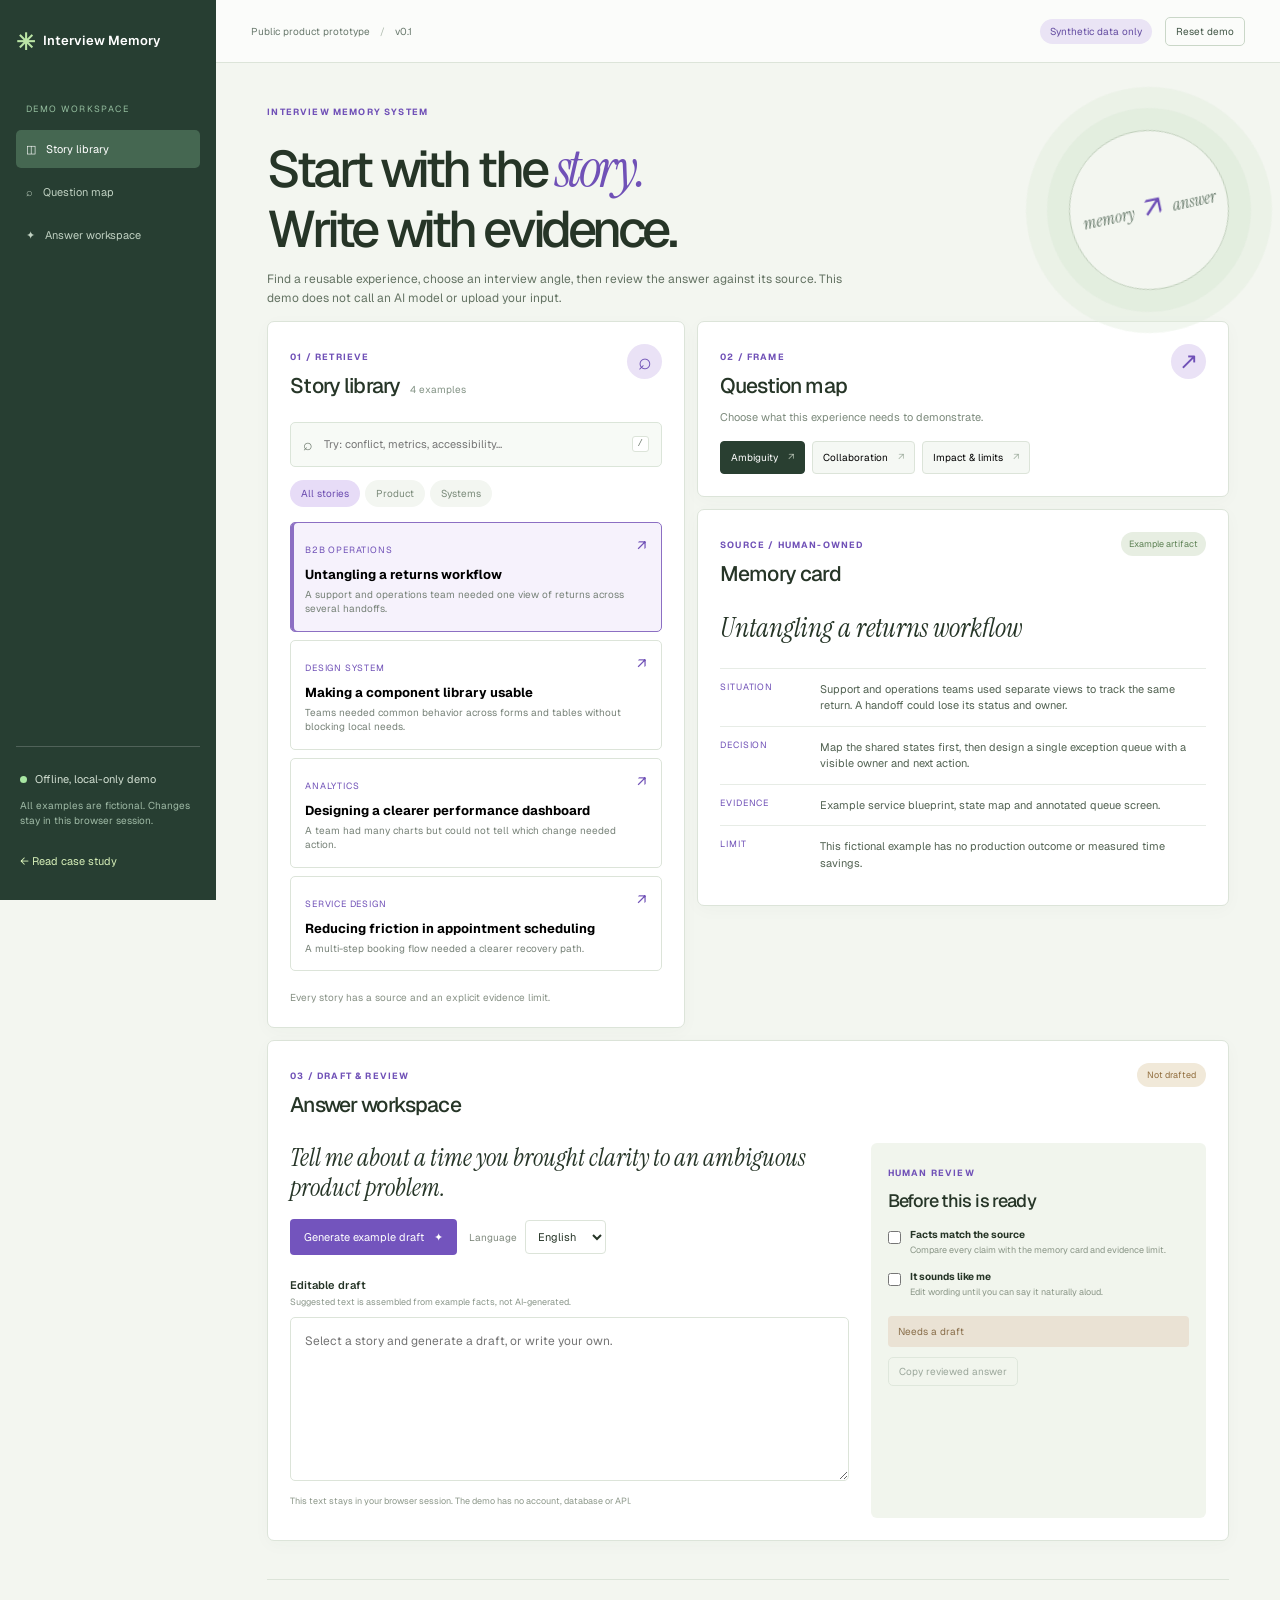
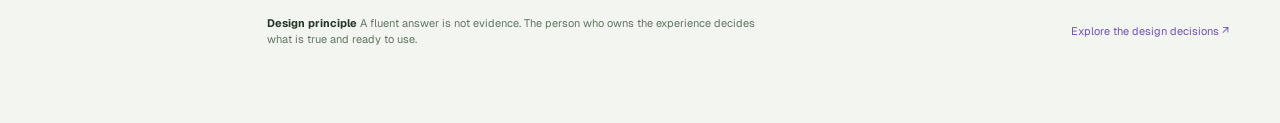
<file: interview-memory-demo/index.html>
<!doctype html><html lang="en"><head><meta charset="utf-8"><meta name="viewport" content="width=device-width,initial-scale=1"><meta name="description" content="A public, synthetic-data prototype of an interview memory workspace."><title>Interview Memory — Interactive demo</title><link rel="preconnect" href="https://fonts.googleapis.com"><link rel="preconnect" href="https://fonts.gstatic.com" crossorigin><link href="https://fonts.googleapis.com/css2?family=Geist:wght@400;500;600;700&family=Instrument+Serif:ital@0;1&display=swap" rel="stylesheet"><link rel="stylesheet" href="./style.css"><script src="./app.js" defer></script></head><body><a class="skip" href="#main">Skip to workspace</a><div class="app"><aside class="sidebar"><a class="logo" href="../interview-memory-system.html"><span>✳</span> Interview Memory</a><p class="workspace-label">DEMO WORKSPACE</p><nav aria-label="Workspace navigation"><a href="#library" class="is-active">◫ <span>Story library</span></a><a href="#questions">⌕ <span>Question map</span></a><a href="#draft">✦ <span>Answer workspace</span></a></nav><div class="sidebar-bottom"><span class="status-dot"></span> Offline, local-only demo<p>All examples are fictional. Changes stay in this browser session.</p><a href="../interview-memory-system.html">← Read case study</a></div></aside><main id="main"><header class="topbar"><span>Public product prototype <i>/</i> v0.1</span><div><span class="synthetic-label">Synthetic data only</span><button type="button" id="reset" class="quiet-button">Reset demo</button></div></header><div class="main-content"><section class="intro"><div><span class="eyebrow">INTERVIEW MEMORY SYSTEM</span><h1>Start with the <em>story.</em><br>Write with evidence.</h1><p>Find a reusable experience, choose an interview angle, then review the answer against its source. This demo does not call an AI model or upload your input.</p></div><div class="intro-mark" aria-hidden="true"><span>memory</span><b>↗</b><span>answer</span></div></section><div class="content-grid"><section class="library panel" id="library" aria-labelledby="library-title"><div class="panel-head"><div><span class="eyebrow">01 / RETRIEVE</span><h2 id="library-title">Story library <small id="resultCount"></small></h2></div><span class="little-icon" aria-hidden="true">⌕</span></div><label class="searchbox"><span class="sr-only">Search projects, skills or interview topics</span><span aria-hidden="true">⌕</span><input id="search" type="search" placeholder="Try: conflict, metrics, accessibility…" autocomplete="off"><kbd>/</kbd></label><div class="filters" role="group" aria-label="Filter stories"><button type="button" data-filter="all" class="is-active" aria-pressed="true">All stories</button><button type="button" data-filter="product" aria-pressed="false">Product</button><button type="button" data-filter="systems" aria-pressed="false">Systems</button></div><div id="storyList" class="story-list" aria-live="polite"></div><p class="library-foot">Every story has a source and an explicit evidence limit.</p></section><div class="right-column"><section class="question-panel panel" id="questions"><div class="panel-head"><div><span class="eyebrow">02 / FRAME</span><h2>Question map</h2></div><span class="little-icon" aria-hidden="true">↗</span></div><p>Choose what this experience needs to demonstrate.</p><div id="questionList" class="question-list" role="group" aria-label="Interview question angle"></div></section><section class="source-panel panel" aria-live="polite"><div class="panel-head"><div><span class="eyebrow">SOURCE / HUMAN-OWNED</span><h2>Memory card</h2></div><span class="source-badge">Example artifact</span></div><h3 id="storyTitle"></h3><dl class="source-facts"><div><dt>Situation</dt><dd id="situation"></dd></div><div><dt>Decision</dt><dd id="decision"></dd></div><div><dt>Evidence</dt><dd id="evidence"></dd></div><div><dt>Limit</dt><dd id="limit"></dd></div></dl></section></div></div><section class="draft-panel panel" id="draft"><div class="panel-head"><div><span class="eyebrow">03 / DRAFT &amp; REVIEW</span><h2>Answer workspace</h2></div><span id="status" class="draft-status">Not drafted</span></div><div class="draft-grid"><div><p class="draft-question" id="selectedQuestion"></p><div class="answer-controls"><button type="button" id="suggest" class="primary-button">Generate example draft <span aria-hidden="true">✦</span></button><label class="language-select">Language <select id="language"><option value="en">English</option><option value="fr">Français</option></select></label></div><label class="answer-label" for="answer">Editable draft <span>Suggested text is assembled from example facts, not AI-generated.</span></label><textarea id="answer" rows="7" placeholder="Select a story and generate a draft, or write your own."></textarea><p class="local-note">This text stays in your browser session. The demo has no account, database or API.</p></div><div class="review-box"><span class="eyebrow">HUMAN REVIEW</span><h3>Before this is ready</h3><label><input id="factCheck" type="checkbox"> <span><strong>Facts match the source</strong><small>Compare every claim with the memory card and evidence limit.</small></span></label><label><input id="voiceCheck" type="checkbox"> <span><strong>It sounds like me</strong><small>Edit wording until you can say it naturally aloud.</small></span></label><div class="review-state" id="reviewState" role="status">Needs a draft</div><button type="button" class="quiet-button" id="copy">Copy reviewed answer</button><p id="copyMessage" role="status" aria-live="polite"></p></div></div></section><div class="demo-end"><p><strong>Design principle</strong> A fluent answer is not evidence. The person who owns the experience decides what is true and ready to use.</p><a href="../interview-memory-system.html">Explore the design decisions ↗</a></div></div></main></div></body></html>
</file>
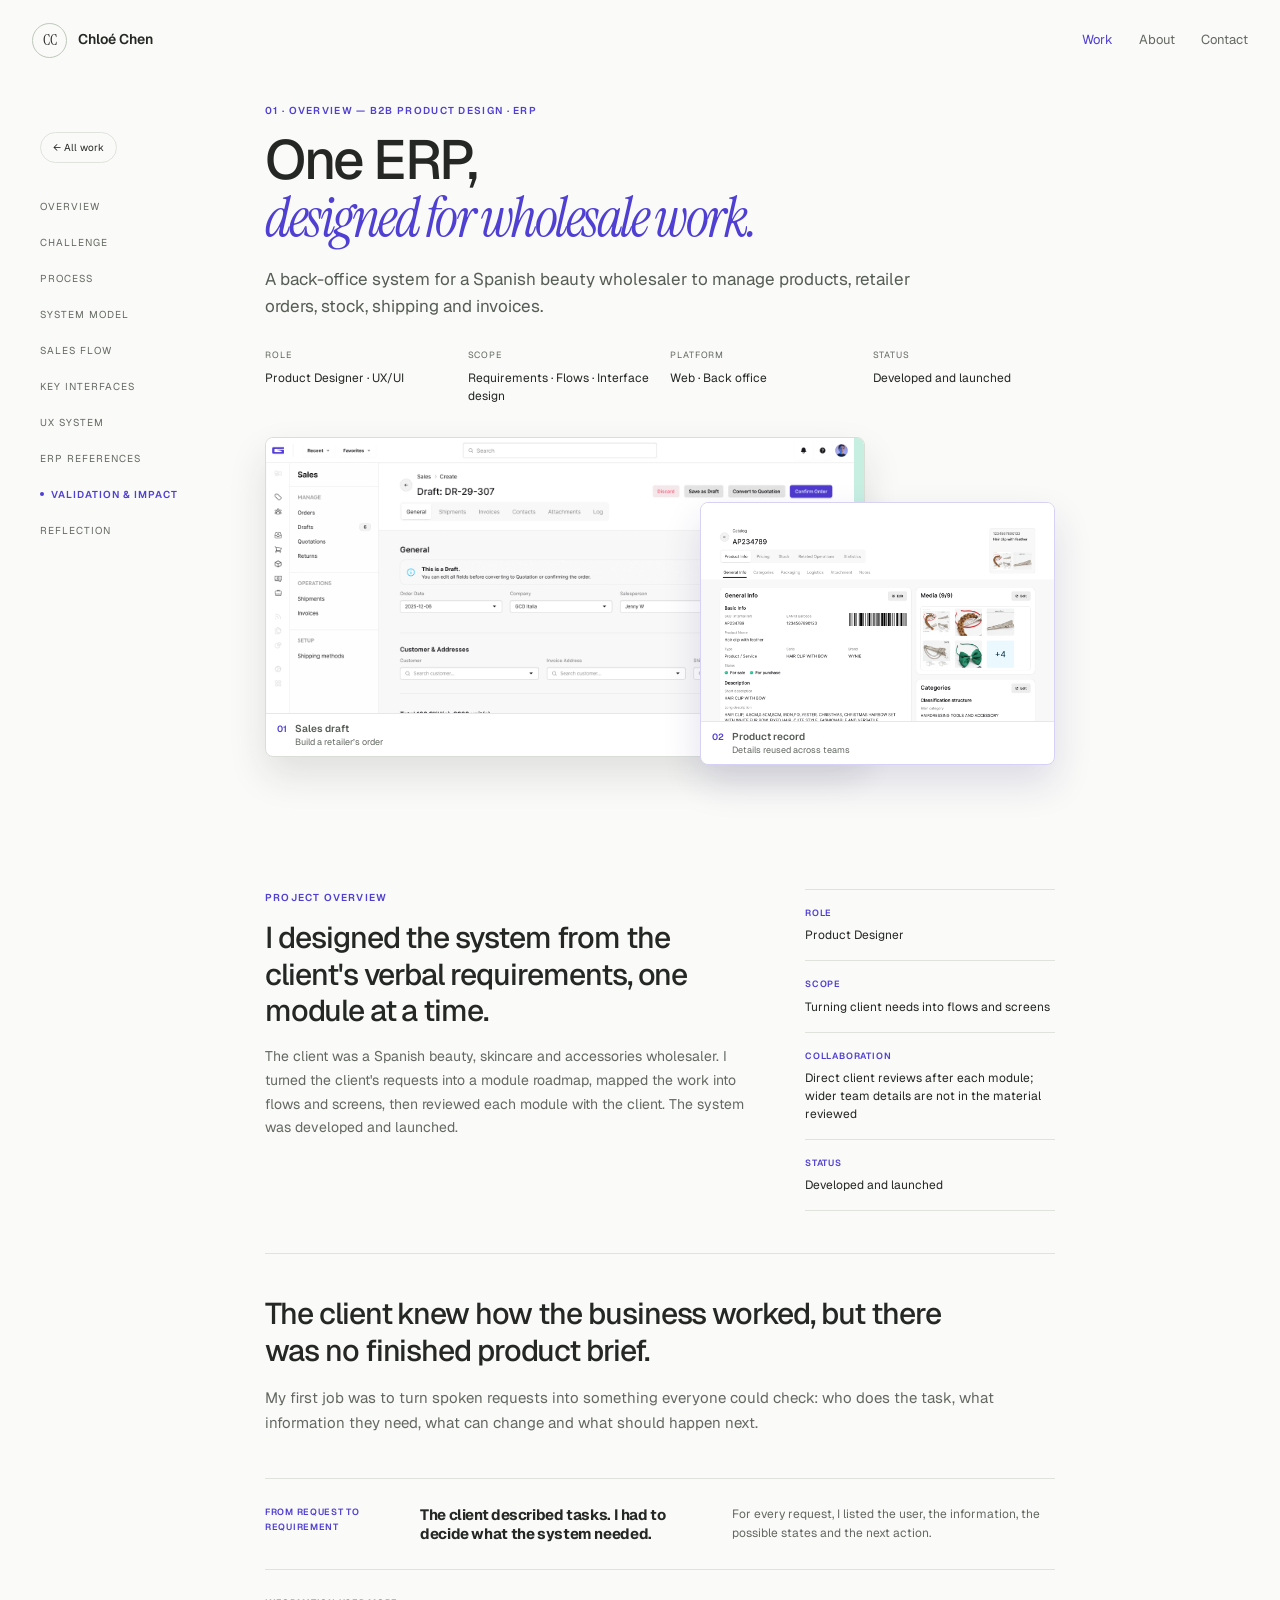
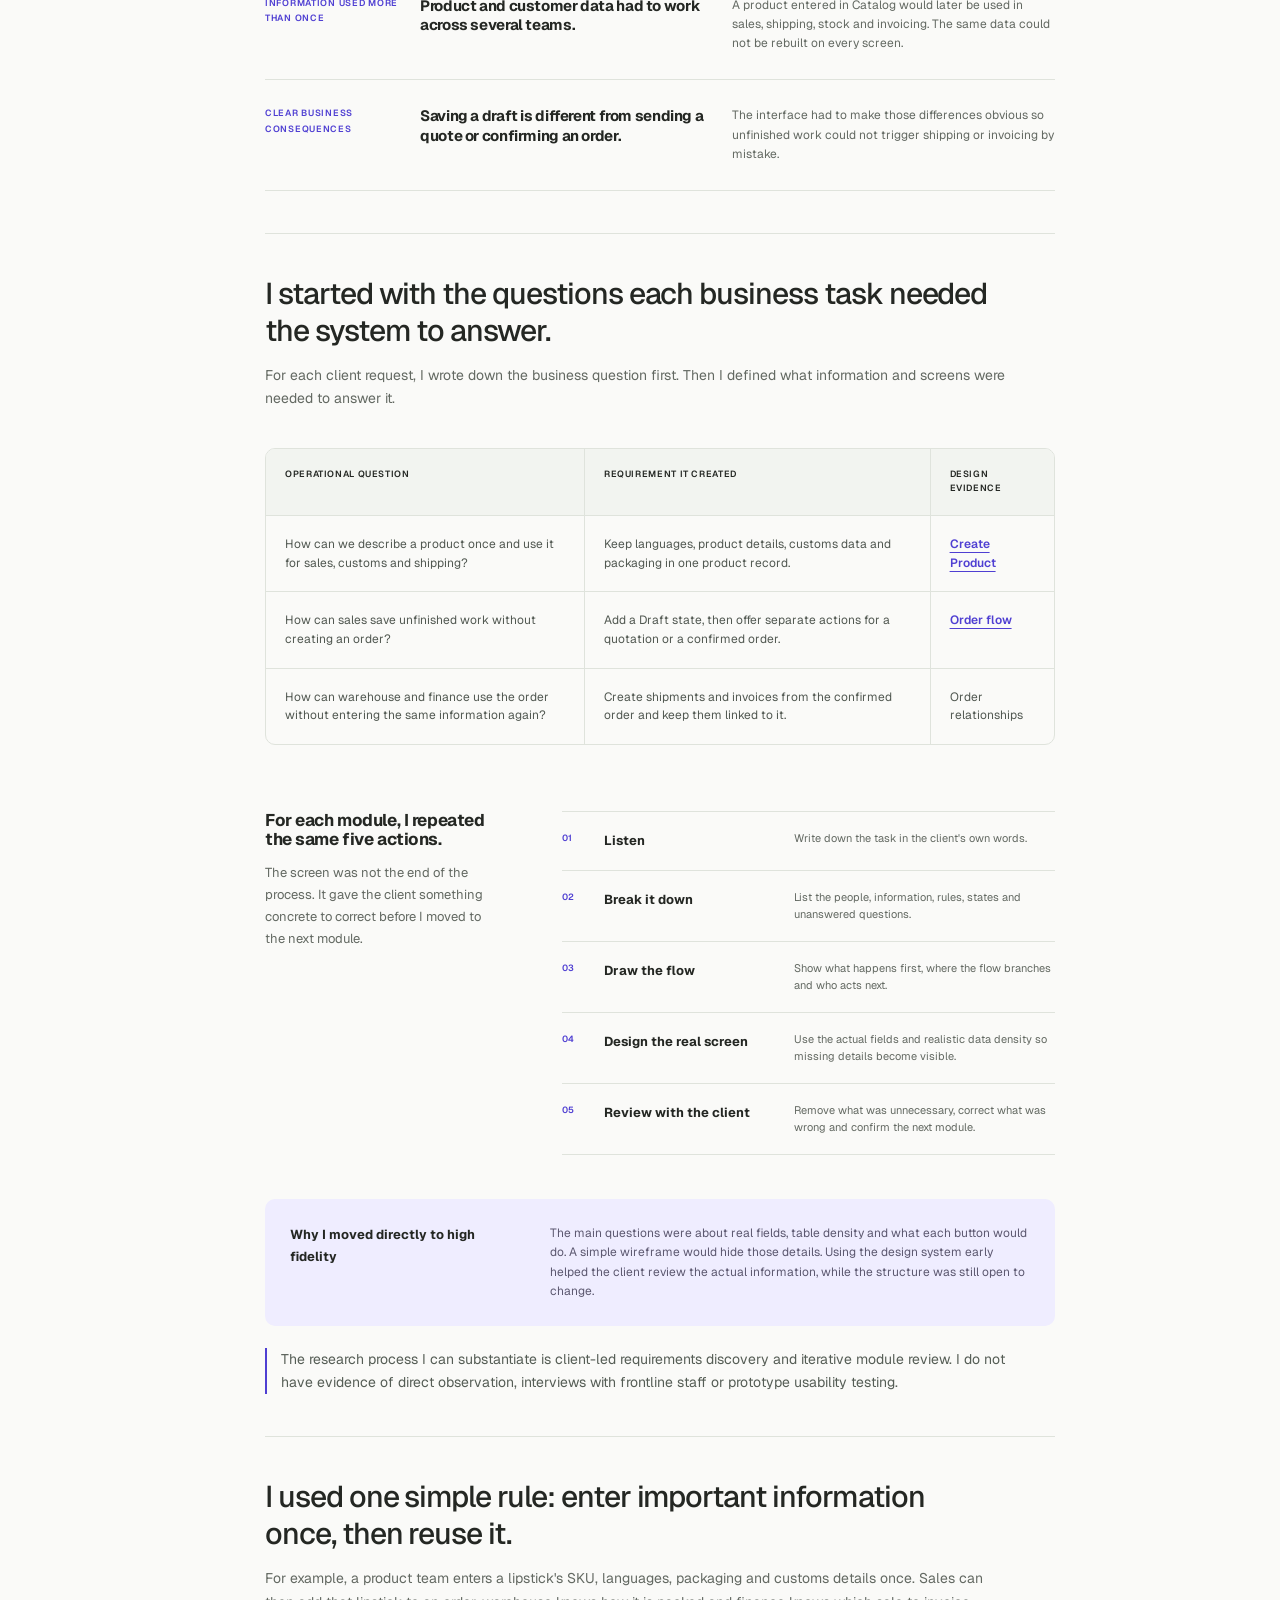
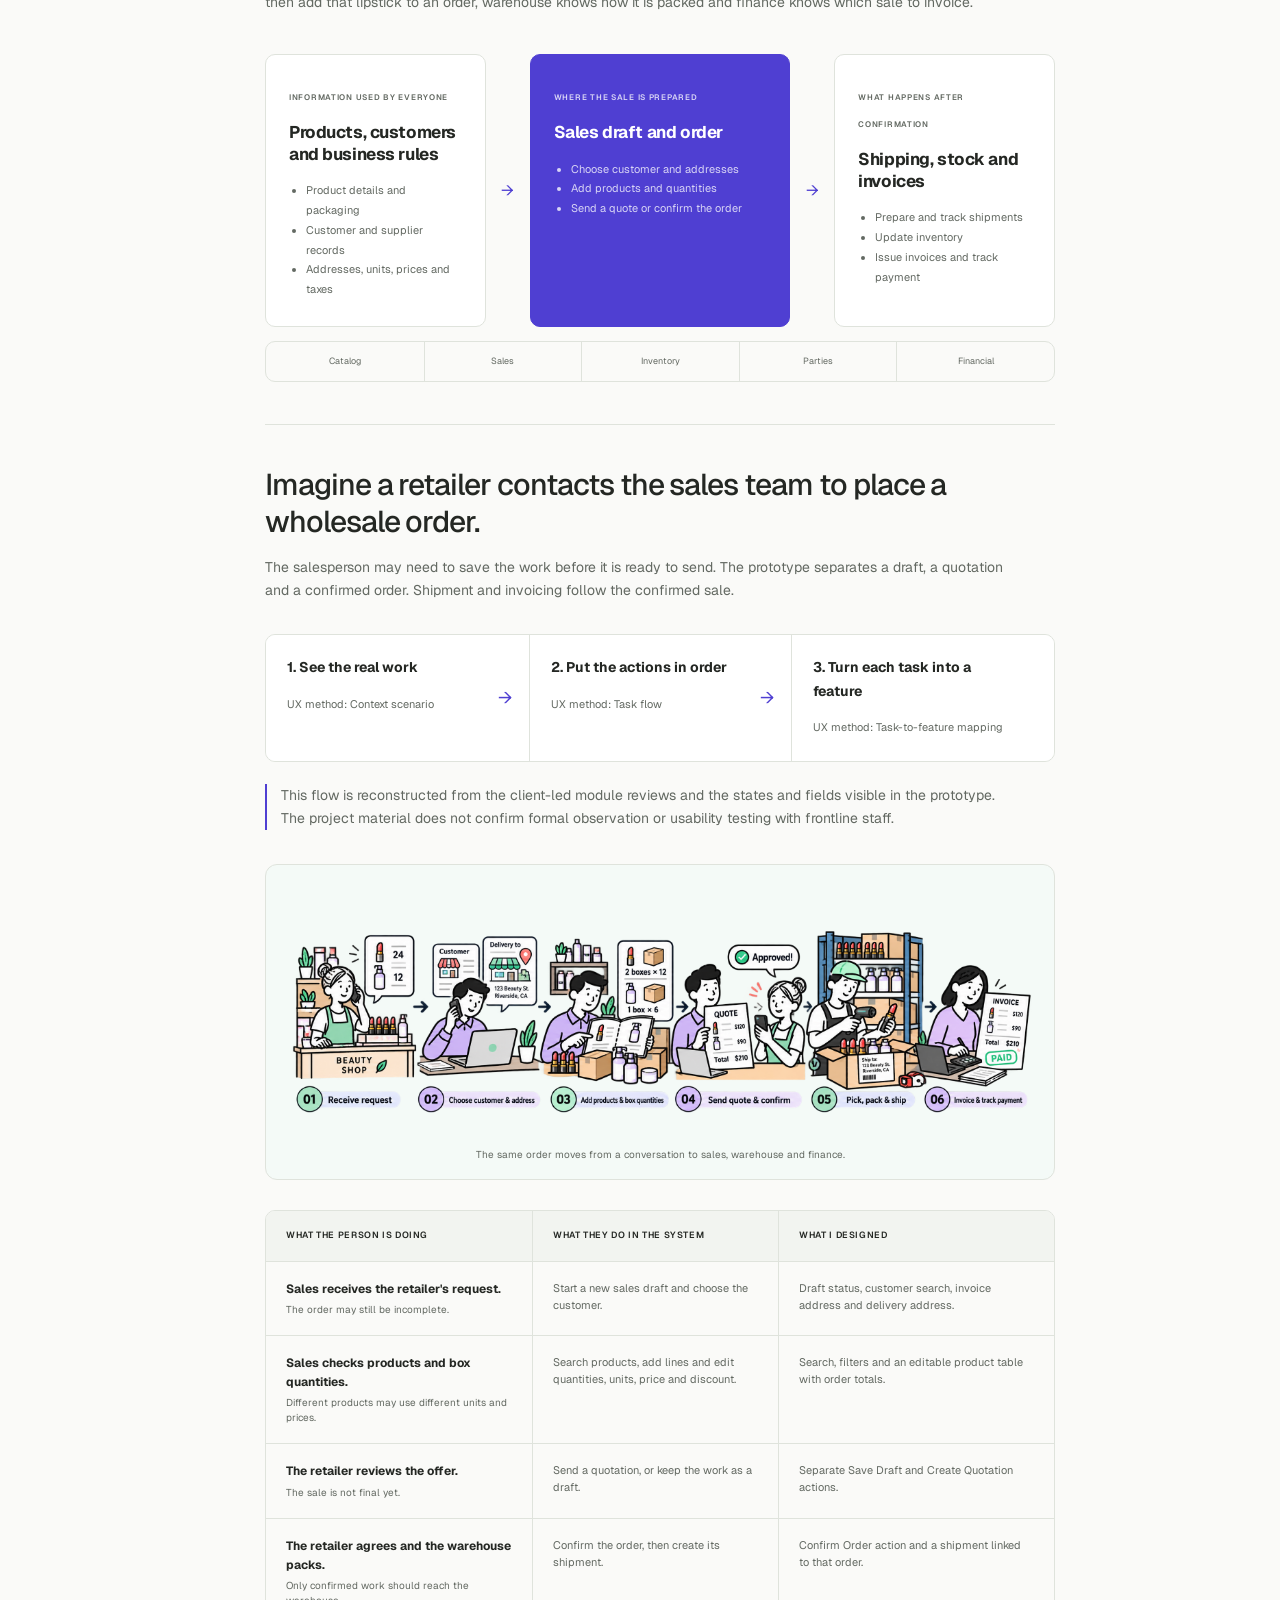
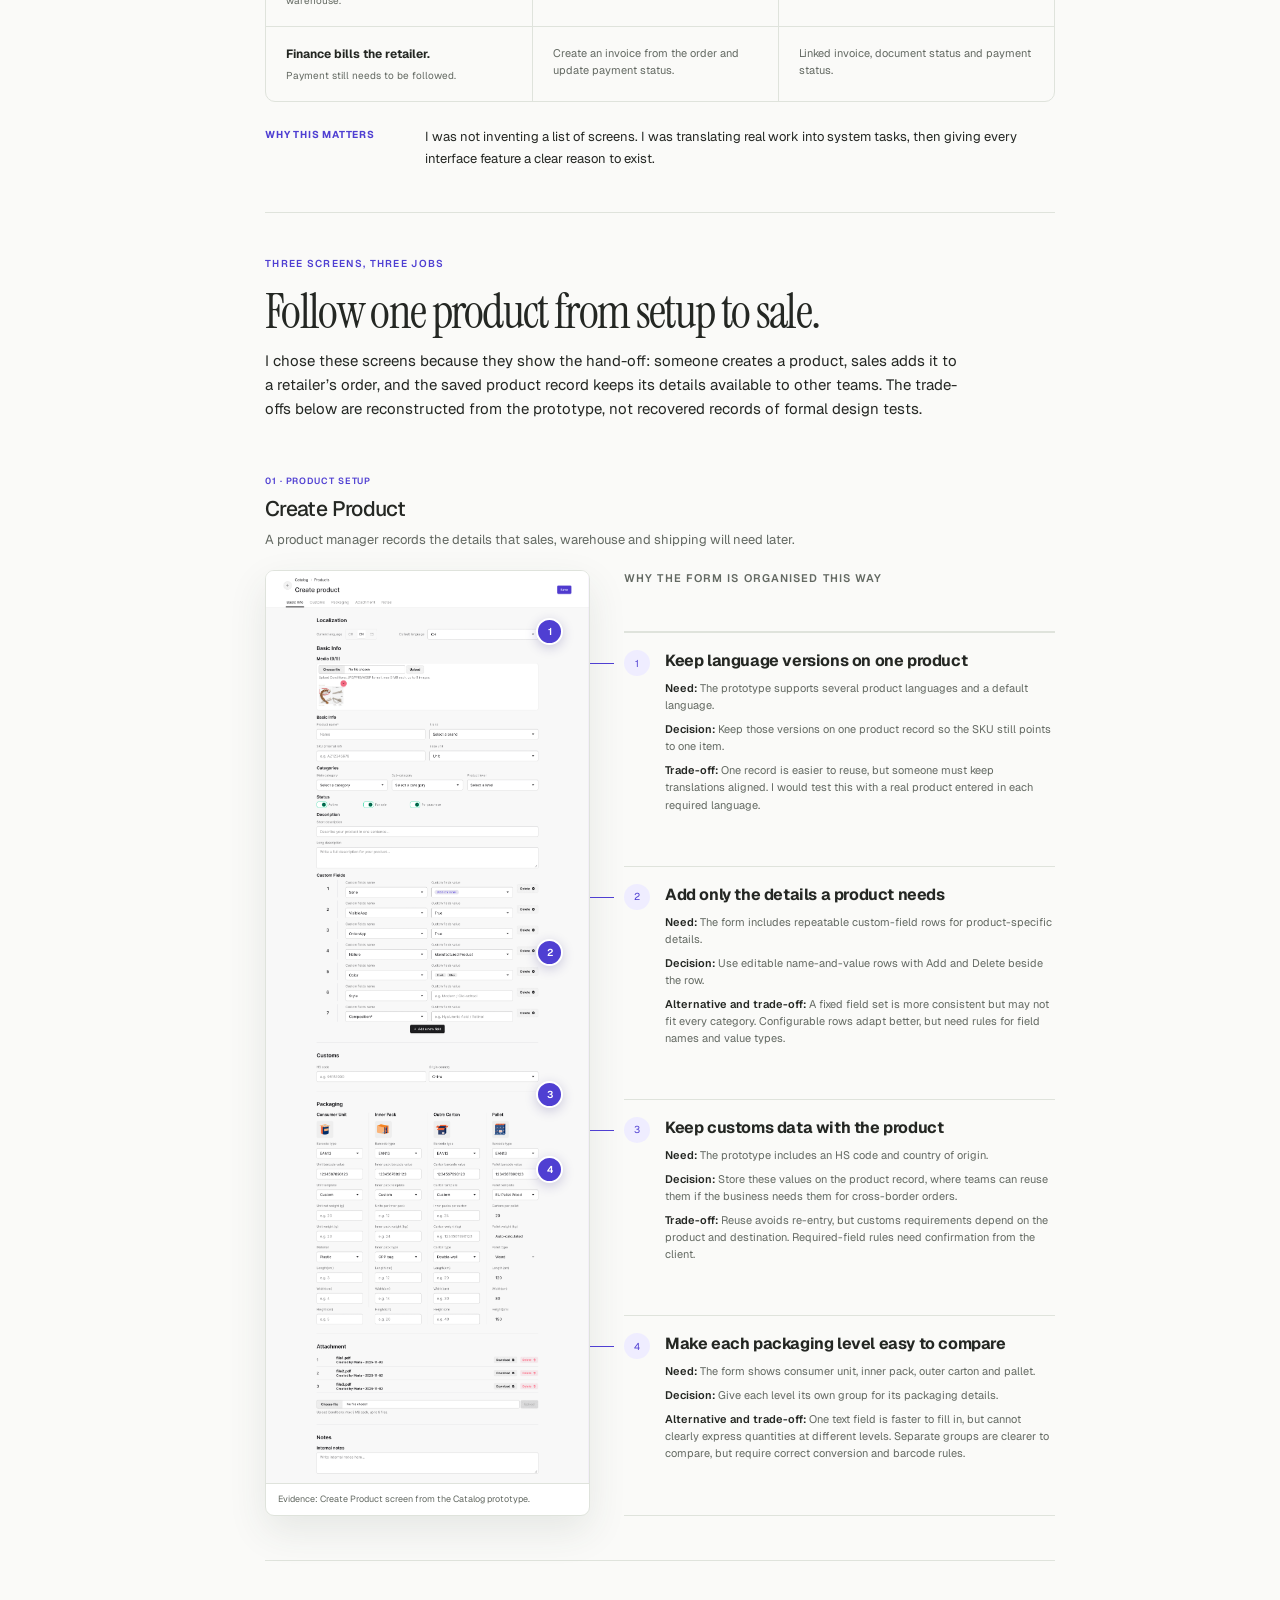
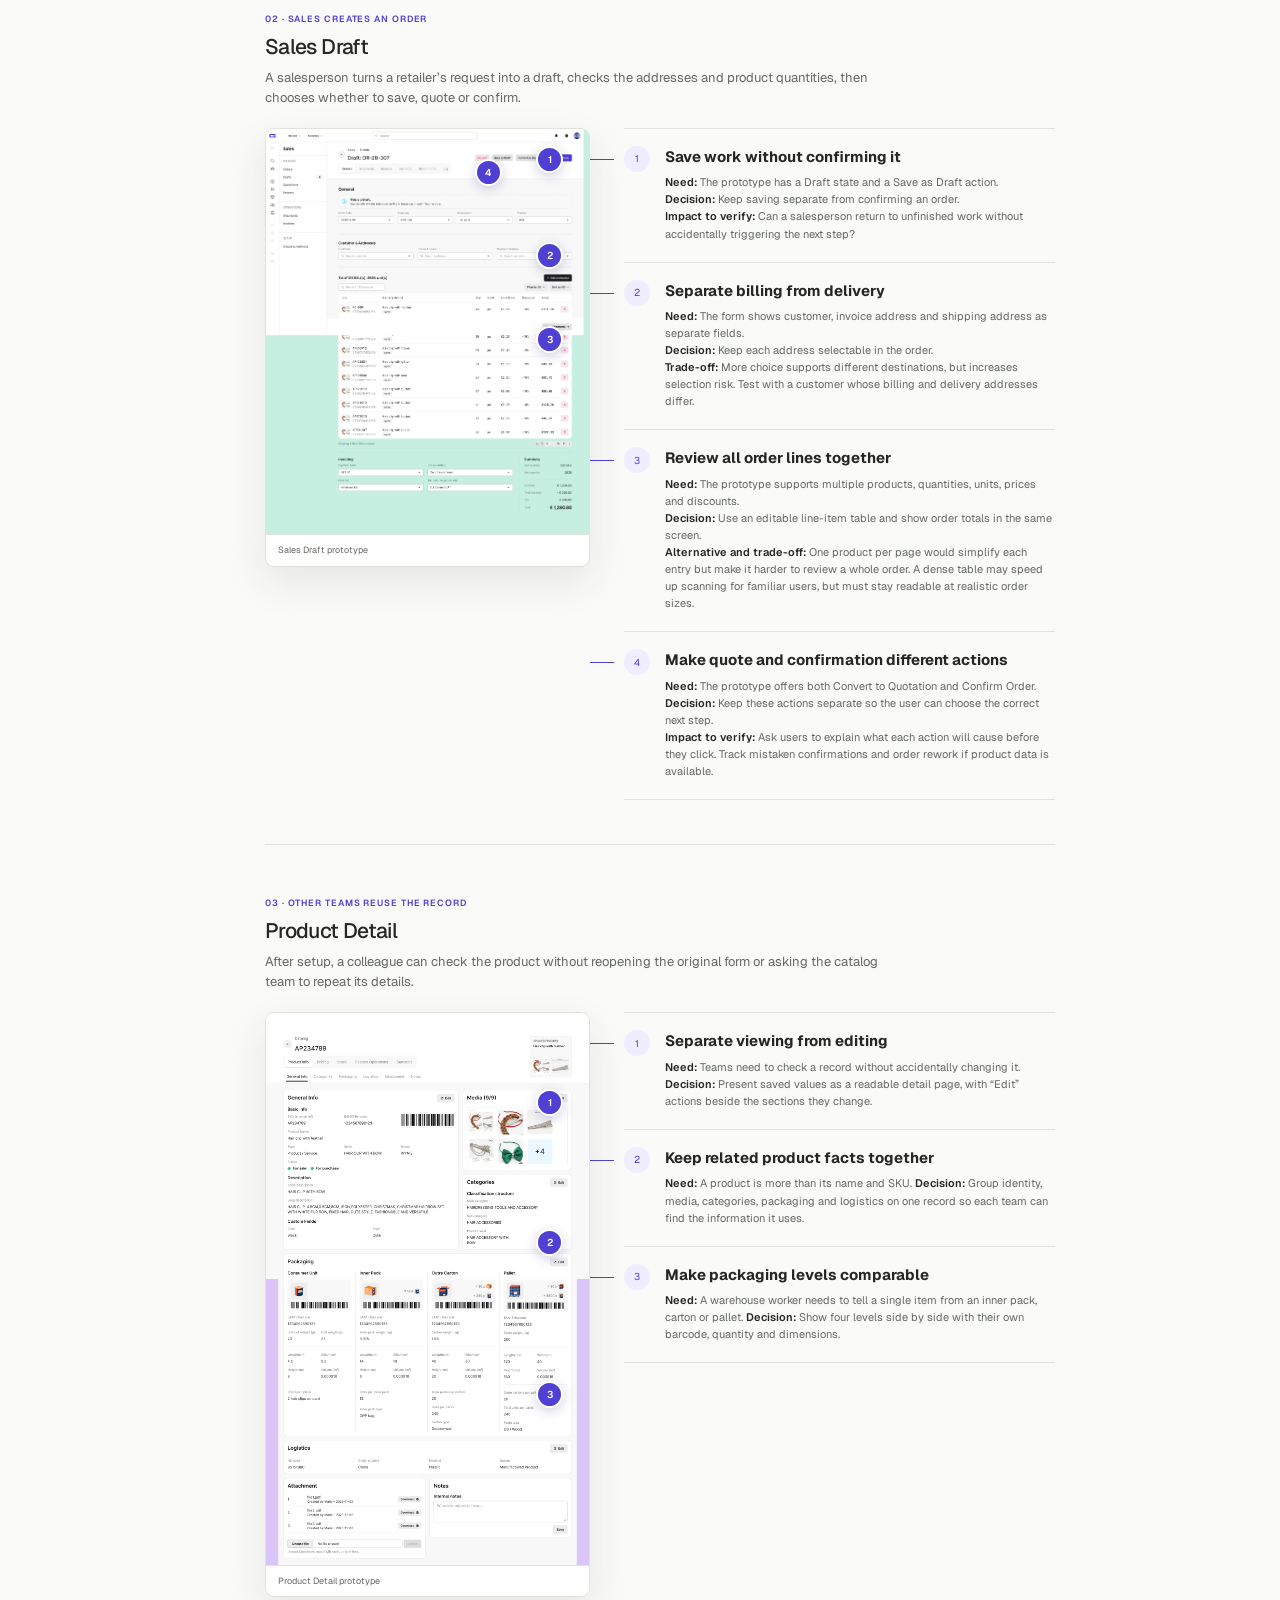
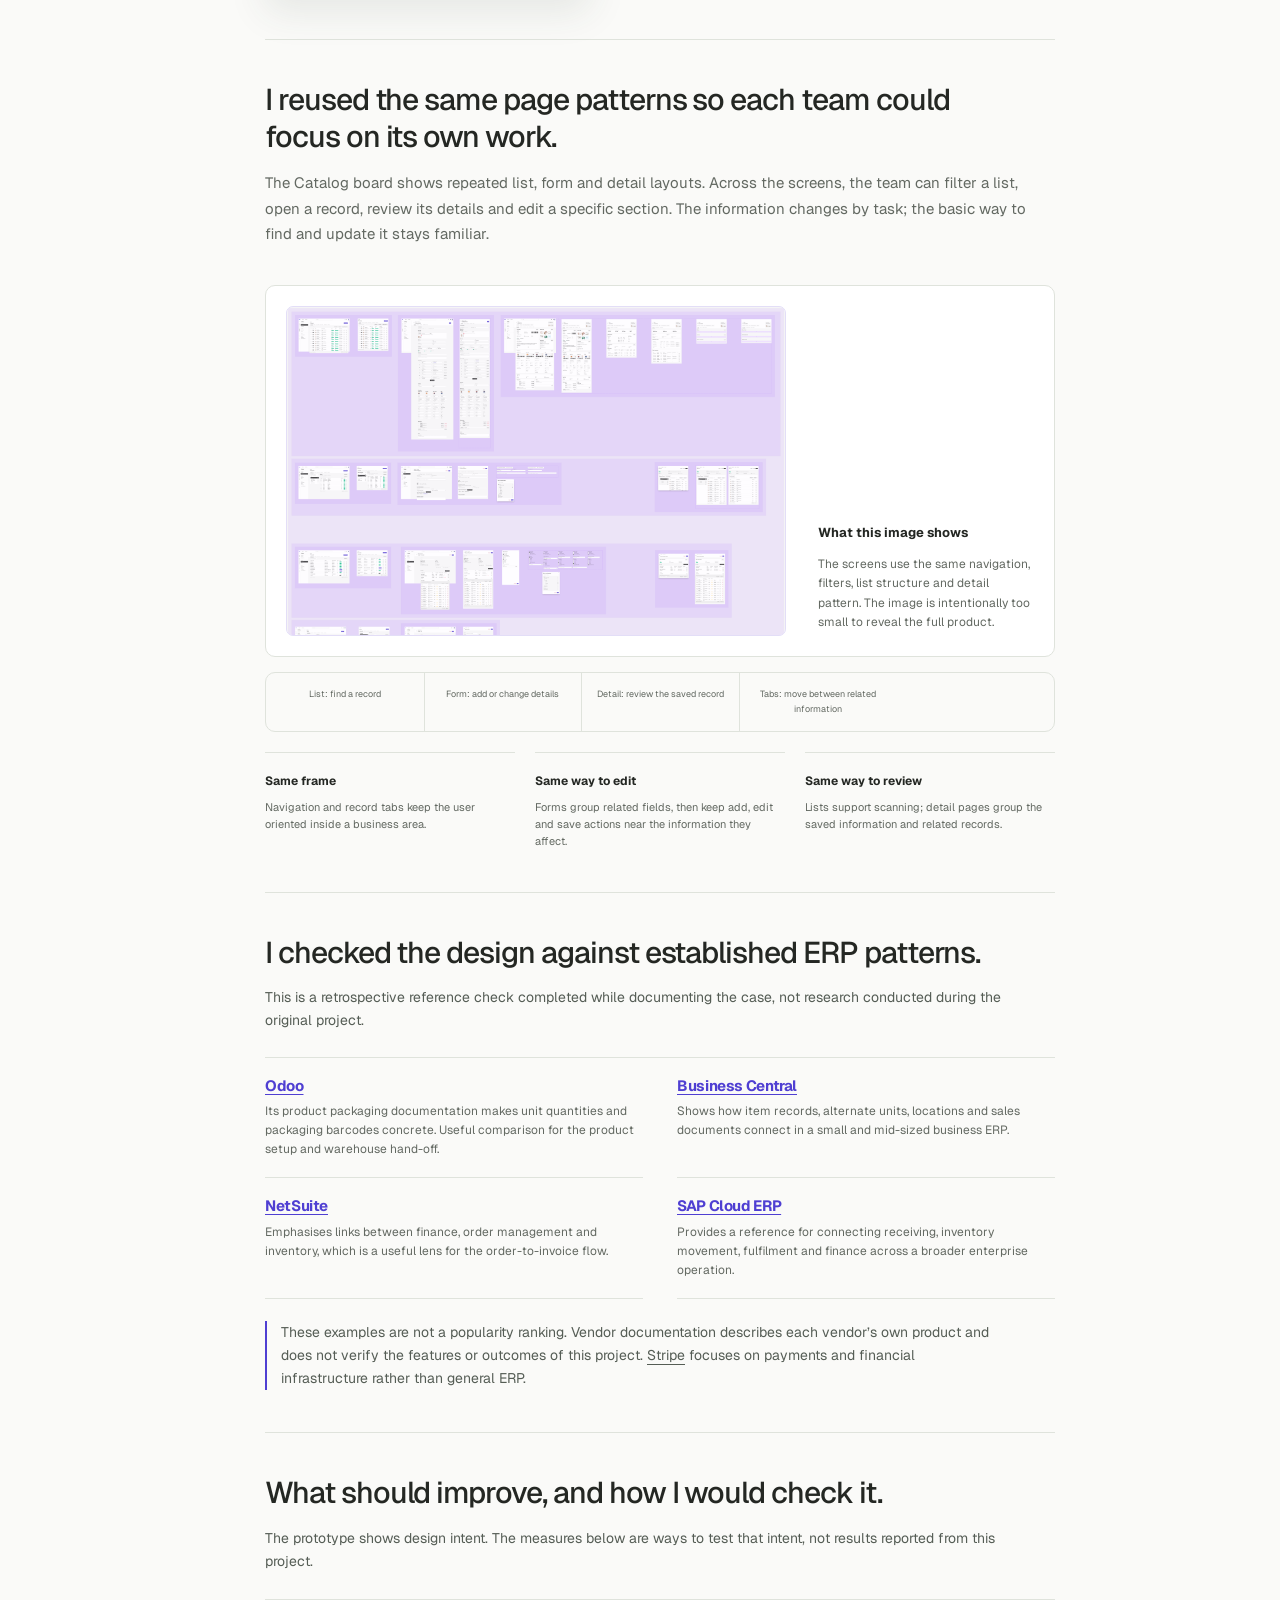
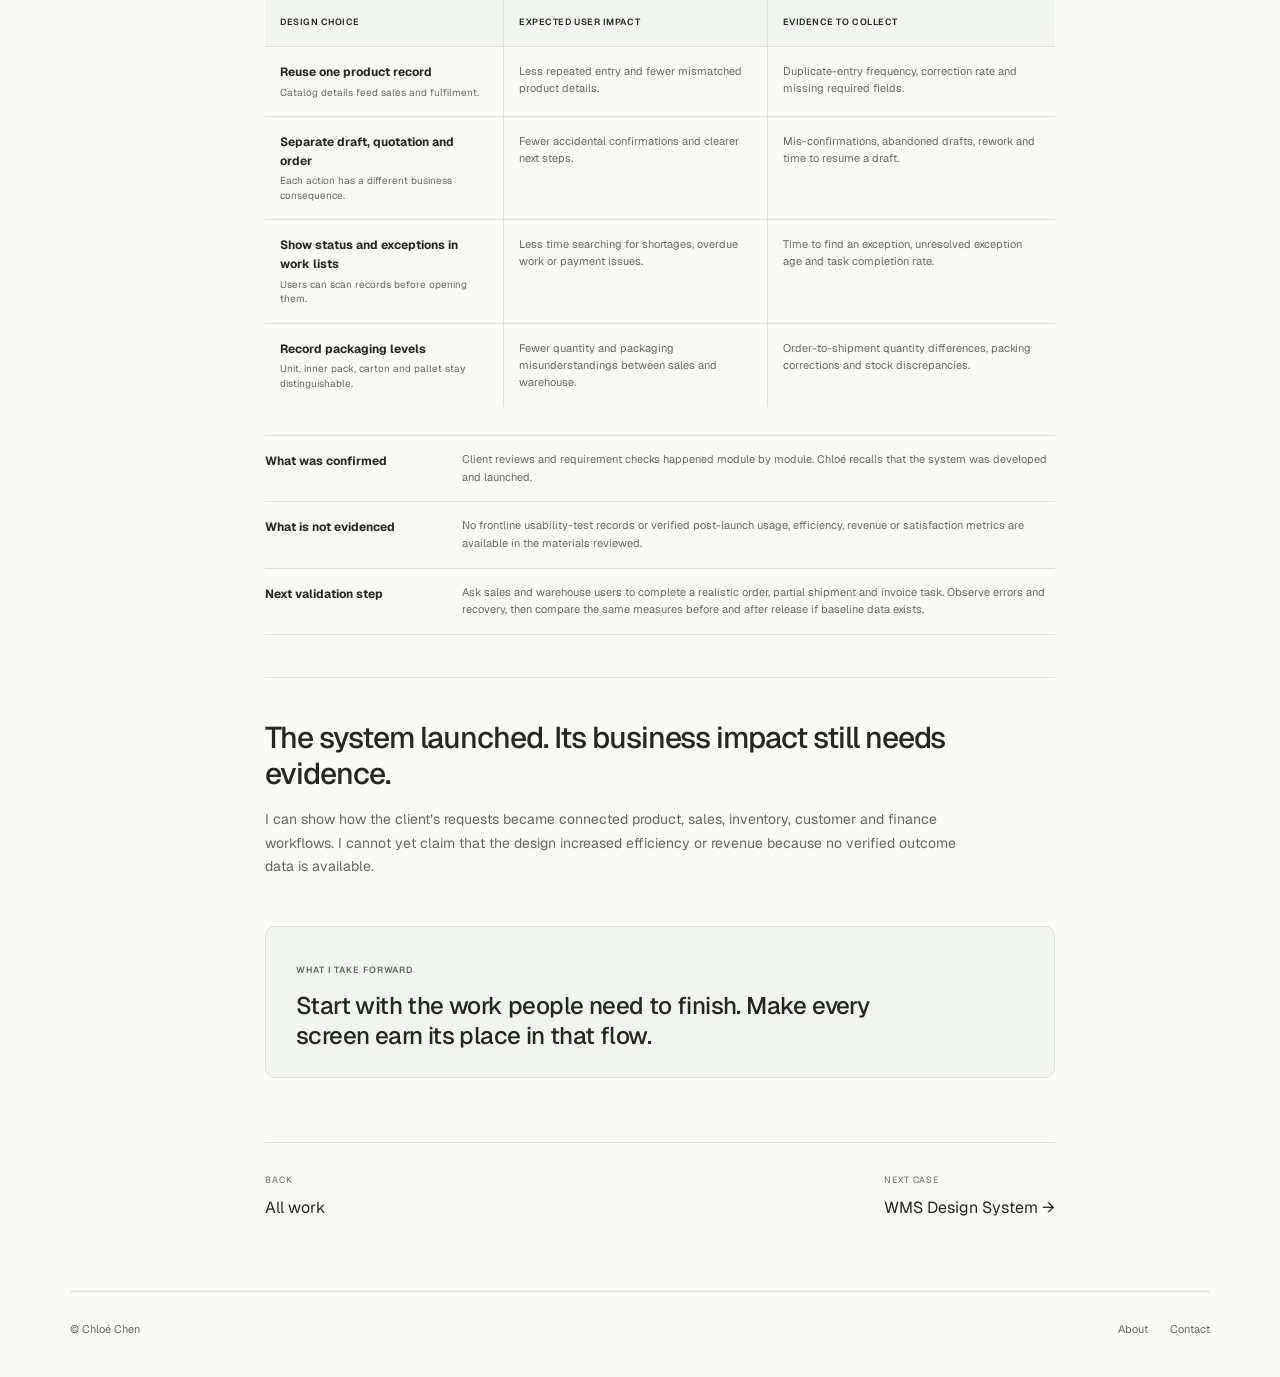
<file: erp-system.html>
<!doctype html>
<html lang="en">
<head>
  <meta charset="utf-8">
  <meta name="viewport" content="width=device-width, initial-scale=1">
  <title>ERP System Design - Chloé Chen</title>
  <meta name="description" content="How I translated direct client requirements into a launched ERP system for a Spanish beauty wholesaler.">
  <meta property="og:title" content="ERP System Design - Chloé Chen">
  <meta property="og:description" content="How I turned client requirements into flows, screens and a launched ERP system.">
  <meta property="og:type" content="article">
  <meta property="og:image" content="./assets/erp-system/order-create.png">
  <link rel="icon" href="data:,">
  <link rel="preconnect" href="https://fonts.googleapis.com">
  <link rel="preconnect" href="https://fonts.gstatic.com" crossorigin>
  <link href="https://fonts.googleapis.com/css2?family=Geist:wght@400;500;600&family=Instrument+Serif:ital@0;1&display=swap" rel="stylesheet">
  <link rel="stylesheet" href="./src/erp-case.css?v=9">
  <script src="./src/editorial.js" defer></script>
</head>
<body>
  <a class="skip" href="#main">Skip to content</a>
  <header class="site-header">
    <a class="brand" href="./index.html"><span class="monogram" aria-hidden="true">CC</span> Chloé Chen</a>
    <nav aria-label="Main navigation"><a href="./work.html" aria-current="page">Work</a><a href="./about.html">About</a><a href="./contact.html">Contact</a></nav>
  </header>

  <div class="case-layout">
    <nav class="case-nav" aria-label="Case study sections">
      <a href="./work.html">← All work</a>
      <ol>
        <li><a href="#overview" aria-current="location">Overview</a></li>
        <li><a href="#challenge">Challenge</a></li>
        <li><a href="#process">Process</a></li>
        <li><a href="#model">System model</a></li>
        <li><a href="#flow">Sales flow</a></li>
        <li><a href="#product-screen">Key interfaces</a></li>
        <li><a href="#shared-system">UX system</a></li>
        <li><a href="#landscape">ERP references</a></li>
        <li><a href="#impact">Validation & impact</a></li>
        <li><a href="#reflection">Reflection</a></li>
      </ol>
    </nav>

    <main id="main" class="case-body">
      <section class="erp-hero" aria-labelledby="erp-title">
        <div class="erp-hero-copy">
          <span class="eyebrow">01 · Overview — B2B product design · ERP</span>
          <h1 id="erp-title">One ERP,<br><em>designed for wholesale work.</em></h1>
          <p>A back-office system for a Spanish beauty wholesaler to manage products, retailer orders, stock, shipping and invoices.</p>
        </div>
        <dl class="erp-hero-meta">
          <div><dt>Role</dt><dd>Product Designer · UX/UI</dd></div>
          <div><dt>Scope</dt><dd>Requirements · Flows · Interface design</dd></div>
          <div><dt>Platform</dt><dd>Web · Back office</dd></div>
          <div><dt>Status</dt><dd>Developed and launched</dd></div>
        </dl>
        <div class="hero-thumbnails" aria-label="Selected ERP prototype screens">
          <figure class="hero-thumb hero-thumb--primary"><div class="hero-thumb-window"><img src="./assets/erp-system/order-create.png" alt="Sales draft interface with customer, address and product lines" draggable="false"></div><figcaption><span>01</span><strong>Sales draft</strong><small>Build a retailer’s order</small></figcaption></figure>
          <figure class="hero-thumb hero-thumb--secondary"><div class="hero-thumb-window"><img src="./assets/erp-system/product-detail.png" alt="Product detail interface with shared product and packaging information" draggable="false"></div><figcaption><span>02</span><strong>Product record</strong><small>Details reused across teams</small></figcaption></figure>
        </div>
      </section>

      <section id="overview" class="case-section overview-section">
        <div class="overview-copy">
          <p class="section-name">Project overview</p>
          <h2>I designed the system from the client's verbal requirements, one module at a time.</h2>
          <p>The client was a Spanish beauty, skincare and accessories wholesaler. I turned the client's requests into a module roadmap, mapped the work into flows and screens, then reviewed each module with the client. The system was developed and launched.</p>
        </div>
        <dl class="project-facts">
          <div><dt>Role</dt><dd>Product Designer</dd></div>
          <div><dt>Scope</dt><dd>Turning client needs into flows and screens</dd></div>
          <div><dt>Collaboration</dt><dd>Direct client reviews after each module; wider team details are not in the material reviewed</dd></div>
          <div><dt>Status</dt><dd>Developed and launched</dd></div>
        </dl>
      </section>

      <section id="challenge" class="case-section challenge-section">
        <div class="challenge-intro">
          <h2>The client knew how the business worked, but there was no finished product brief.</h2>
          <p>My first job was to turn spoken requests into something everyone could check: who does the task, what information they need, what can change and what should happen next.</p>
        </div>
        <div class="challenge-list">
          <article><span>From request to requirement</span><h3>The client described tasks. I had to decide what the system needed.</h3><p>For every request, I listed the user, the information, the possible states and the next action.</p></article>
          <article><span>Information used more than once</span><h3>Product and customer data had to work across several teams.</h3><p>A product entered in Catalog would later be used in sales, shipping, stock and invoicing. The same data could not be rebuilt on every screen.</p></article>
          <article><span>Clear business consequences</span><h3>Saving a draft is different from sending a quote or confirming an order.</h3><p>The interface had to make those differences obvious so unfinished work could not trigger shipping or invoicing by mistake.</p></article>
        </div>
      </section>

      <section id="process" class="case-section process-section">
        <h2>I started with the questions each business task needed the system to answer.</h2>
        <p class="lead">For each client request, I wrote down the business question first. Then I defined what information and screens were needed to answer it.</p>

        <div class="question-map" role="table" aria-label="Business questions translated into product requirements">
          <div class="question-row question-head" role="row"><span role="columnheader">Operational question</span><span role="columnheader">Requirement it created</span><span role="columnheader">Design evidence</span></div>
          <div class="question-row" role="row"><span role="cell">How can we describe a product once and use it for sales, customs and shipping?</span><span role="cell">Keep languages, product details, customs data and packaging in one product record.</span><span role="cell"><a href="#product-screen">Create Product</a></span></div>
          <div class="question-row" role="row"><span role="cell">How can sales save unfinished work without creating an order?</span><span role="cell">Add a Draft state, then offer separate actions for a quotation or a confirmed order.</span><span role="cell"><a href="#flow">Order flow</a></span></div>
          <div class="question-row" role="row"><span role="cell">How can warehouse and finance use the order without entering the same information again?</span><span role="cell">Create shipments and invoices from the confirmed order and keep them linked to it.</span><span role="cell">Order relationships</span></div>
        </div>

        <div class="working-loop">
          <div class="loop-copy"><h3>For each module, I repeated the same five actions.</h3><p>The screen was not the end of the process. It gave the client something concrete to correct before I moved to the next module.</p></div>
          <ol>
            <li><strong>Listen</strong><span>Write down the task in the client's own words.</span></li>
            <li><strong>Break it down</strong><span>List the people, information, rules, states and unanswered questions.</span></li>
            <li><strong>Draw the flow</strong><span>Show what happens first, where the flow branches and who acts next.</span></li>
            <li><strong>Design the real screen</strong><span>Use the actual fields and realistic data density so missing details become visible.</span></li>
            <li><strong>Review with the client</strong><span>Remove what was unnecessary, correct what was wrong and confirm the next module.</span></li>
          </ol>
        </div>
        <aside class="process-rationale"><strong>Why I moved directly to high fidelity</strong><p>The main questions were about real fields, table density and what each button would do. A simple wireframe would hide those details. Using the design system early helped the client review the actual information, while the structure was still open to change.</p></aside>
        <p class="evidence-note">The research process I can substantiate is client-led requirements discovery and iterative module review. I do not have evidence of direct observation, interviews with frontline staff or prototype usability testing.</p>
      </section>

      <section id="model" class="case-section model-section">
        <h2>I used one simple rule: enter important information once, then reuse it.</h2>
        <p>For example, a product team enters a lipstick's SKU, languages, packaging and customs details once. Sales can then add that lipstick to an order, warehouse knows how it is packed and finance knows which sale to invoice.</p>
        <div class="system-model" aria-label="ERP system model">
          <article class="model-foundation"><span>Information used by everyone</span><h3>Products, customers and business rules</h3><ul><li>Product details and packaging</li><li>Customer and supplier records</li><li>Addresses, units, prices and taxes</li></ul></article>
          <div class="model-connector" aria-hidden="true">→</div>
          <article class="model-hub"><span>Where the sale is prepared</span><h3>Sales draft and order</h3><ul><li>Choose customer and addresses</li><li>Add products and quantities</li><li>Send a quote or confirm the order</li></ul></article>
          <div class="model-connector" aria-hidden="true">→</div>
          <article class="model-execution"><span>What happens after confirmation</span><h3>Shipping, stock and invoices</h3><ul><li>Prepare and track shipments</li><li>Update inventory</li><li>Issue invoices and track payment</li></ul></article>
        </div>
        <div class="domain-strip" aria-label="Confirmed design domains"><span>Catalog</span><span>Sales</span><span>Inventory</span><span>Parties</span><span>Financial</span></div>
      </section>

      <section id="flow" class="case-section flow-section">
        <h2>Imagine a retailer contacts the sales team to place a wholesale order.</h2>
        <p>The salesperson may need to save the work before it is ready to send. The prototype separates a draft, a quotation and a confirmed order. Shipment and invoicing follow the confirmed sale.</p>
        <div class="method-translation" aria-label="UX method used to translate work into product features"><div><strong>1. See the real work</strong><span>UX method: Context scenario</span></div><div><strong>2. Put the actions in order</strong><span>UX method: Task flow</span></div><div><strong>3. Turn each task into a feature</strong><span>UX method: Task-to-feature mapping</span></div></div>
        <p class="evidence-note">This flow is reconstructed from the client-led module reviews and the states and fields visible in the prototype. The project material does not confirm formal observation or usability testing with frontline staff.</p>
        <figure class="storyboard"><img src="./assets/erp-system/order-storyboard.png" alt="Storyboard showing a wholesale request moving from sales to customer approval, warehouse packing and invoicing" loading="lazy"><figcaption>The same order moves from a conversation to sales, warehouse and finance.</figcaption></figure>
        <div class="action-map" role="table" aria-label="Real-world actions mapped to system tasks and interface features">
          <div class="action-row action-head" role="row"><span role="columnheader">What the person is doing</span><span role="columnheader">What they do in the system</span><span role="columnheader">What I designed</span></div>
          <div class="action-row" role="row"><span role="cell"><strong>Sales receives the retailer's request.</strong><small>The order may still be incomplete.</small></span><span role="cell">Start a new sales draft and choose the customer.</span><span role="cell">Draft status, customer search, invoice address and delivery address.</span></div>
          <div class="action-row" role="row"><span role="cell"><strong>Sales checks products and box quantities.</strong><small>Different products may use different units and prices.</small></span><span role="cell">Search products, add lines and edit quantities, units, price and discount.</span><span role="cell">Search, filters and an editable product table with order totals.</span></div>
          <div class="action-row" role="row"><span role="cell"><strong>The retailer reviews the offer.</strong><small>The sale is not final yet.</small></span><span role="cell">Send a quotation, or keep the work as a draft.</span><span role="cell">Separate Save Draft and Create Quotation actions.</span></div>
          <div class="action-row" role="row"><span role="cell"><strong>The retailer agrees and the warehouse packs.</strong><small>Only confirmed work should reach the warehouse.</small></span><span role="cell">Confirm the order, then create its shipment.</span><span role="cell">Confirm Order action and a shipment linked to that order.</span></div>
          <div class="action-row" role="row"><span role="cell"><strong>Finance bills the retailer.</strong><small>Payment still needs to be followed.</small></span><span role="cell">Create an invoice from the order and update payment status.</span><span role="cell">Linked invoice, document status and payment status.</span></div>
        </div>
        <div class="flow-rule"><strong>Why this matters</strong><p>I was not inventing a list of screens. I was translating real work into system tasks, then giving every interface feature a clear reason to exist.</p></div>
      </section>

      <section id="product-screen" class="case-section selected-interface">
        <div class="deep-intro">
          <span class="section-label">Three screens, three jobs</span>
          <h2>Follow one product from setup to sale.</h2>
          <p class="summary">I chose these screens because they show the hand-off: someone creates a product, sales adds it to a retailer’s order, and the saved product record keeps its details available to other teams. The trade-offs below are reconstructed from the prototype, not recovered records of formal design tests.</p>
        </div>

        <article class="interface-case interface-case--product">
          <div class="interface-heading"><span>01 · Product setup</span><h3>Create Product</h3><p>A product manager records the details that sales, warehouse and shipping will need later.</p></div>
          <figure class="selected-screen">
            <img src="./assets/erp-system/product-create.png" alt="Create Product screen, with numbered markers for language and core fields, custom attributes, customs data, and packaging levels" loading="lazy" draggable="false">
            <span class="product-marker product-marker--1">1</span>
            <span class="product-marker product-marker--2">2</span>
            <span class="product-marker product-marker--3">3</span>
            <span class="product-marker product-marker--4">4</span>
            <figcaption>Evidence: Create Product screen from the Catalog prototype.</figcaption>
          </figure>
          <div class="product-decisions" aria-label="Design decisions for the Create Product screen">
            <p class="decision-column-label">Why the form is organised this way</p>
            <article><span>1</span><div><h3>Keep language versions on one product</h3><p><strong>Need:</strong> The prototype supports several product languages and a default language.</p><p><strong>Decision:</strong> Keep those versions on one product record so the SKU still points to one item.</p><p><strong>Trade-off:</strong> One record is easier to reuse, but someone must keep translations aligned. I would test this with a real product entered in each required language.</p></div></article>
            <article><span>2</span><div><h3>Add only the details a product needs</h3><p><strong>Need:</strong> The form includes repeatable custom-field rows for product-specific details.</p><p><strong>Decision:</strong> Use editable name-and-value rows with Add and Delete beside the row.</p><p><strong>Alternative and trade-off:</strong> A fixed field set is more consistent but may not fit every category. Configurable rows adapt better, but need rules for field names and value types.</p></div></article>
            <article><span>3</span><div><h3>Keep customs data with the product</h3><p><strong>Need:</strong> The prototype includes an HS code and country of origin.</p><p><strong>Decision:</strong> Store these values on the product record, where teams can reuse them if the business needs them for cross-border orders.</p><p><strong>Trade-off:</strong> Reuse avoids re-entry, but customs requirements depend on the product and destination. Required-field rules need confirmation from the client.</p></div></article>
            <article><span>4</span><div><h3>Make each packaging level easy to compare</h3><p><strong>Need:</strong> The form shows consumer unit, inner pack, outer carton and pallet.</p><p><strong>Decision:</strong> Give each level its own group for its packaging details.</p><p><strong>Alternative and trade-off:</strong> One text field is faster to fill in, but cannot clearly express quantities at different levels. Separate groups are clearer to compare, but require correct conversion and barcode rules.</p></div></article>
          </div>
        </article>

        <article class="interface-case interface-case--sales">
          <div class="interface-heading"><span>02 · Sales creates an order</span><h3>Sales Draft</h3><p>A salesperson turns a retailer’s request into a draft, checks the addresses and product quantities, then chooses whether to save, quote or confirm.</p></div>
          <figure class="selected-screen"><img src="./assets/erp-system/order-create.png" alt="Sales draft interface showing customer and address fields, product rows, pricing, and separate save, quotation and confirmation actions" loading="lazy" draggable="false"><span class="screen-marker sales-marker--1">1</span><span class="screen-marker sales-marker--2">2</span><span class="screen-marker sales-marker--3">3</span><span class="screen-marker sales-marker--4">4</span><figcaption>Sales Draft prototype</figcaption></figure>
          <div class="decision-grid">
            <article><span>1</span><div><h4>Save work without confirming it</h4><p><strong>Need:</strong> The prototype has a Draft state and a Save as Draft action.</p><p><strong>Decision:</strong> Keep saving separate from confirming an order.</p><p><strong>Impact to verify:</strong> Can a salesperson return to unfinished work without accidentally triggering the next step?</p></div></article>
            <article><span>2</span><div><h4>Separate billing from delivery</h4><p><strong>Need:</strong> The form shows customer, invoice address and shipping address as separate fields.</p><p><strong>Decision:</strong> Keep each address selectable in the order.</p><p><strong>Trade-off:</strong> More choice supports different destinations, but increases selection risk. Test with a customer whose billing and delivery addresses differ.</p></div></article>
            <article><span>3</span><div><h4>Review all order lines together</h4><p><strong>Need:</strong> The prototype supports multiple products, quantities, units, prices and discounts.</p><p><strong>Decision:</strong> Use an editable line-item table and show order totals in the same screen.</p><p><strong>Alternative and trade-off:</strong> One product per page would simplify each entry but make it harder to review a whole order. A dense table may speed up scanning for familiar users, but must stay readable at realistic order sizes.</p></div></article>
            <article><span>4</span><div><h4>Make quote and confirmation different actions</h4><p><strong>Need:</strong> The prototype offers both Convert to Quotation and Confirm Order.</p><p><strong>Decision:</strong> Keep these actions separate so the user can choose the correct next step.</p><p><strong>Impact to verify:</strong> Ask users to explain what each action will cause before they click. Track mistaken confirmations and order rework if product data is available.</p></div></article>
          </div>
        </article>

        <article class="interface-case interface-case--detail">
          <div class="interface-heading"><span>03 · Other teams reuse the record</span><h3>Product Detail</h3><p>After setup, a colleague can check the product without reopening the original form or asking the catalog team to repeat its details.</p></div>
          <figure class="selected-screen"><img src="./assets/erp-system/product-detail.png" alt="Product detail interface showing general information, media, categories, four packaging levels, logistics, attachments and notes" loading="lazy" draggable="false"><span class="screen-marker detail-marker--1">1</span><span class="screen-marker detail-marker--2">2</span><span class="screen-marker detail-marker--3">3</span><figcaption>Product Detail prototype</figcaption></figure>
          <div class="decision-grid decision-grid--three">
            <article><span>1</span><div><h4>Separate viewing from editing</h4><p><strong>Need:</strong> Teams need to check a record without accidentally changing it. <strong>Decision:</strong> Present saved values as a readable detail page, with “Edit” actions beside the sections they change.</p></div></article>
            <article><span>2</span><div><h4>Keep related product facts together</h4><p><strong>Need:</strong> A product is more than its name and SKU. <strong>Decision:</strong> Group identity, media, categories, packaging and logistics on one record so each team can find the information it uses.</p></div></article>
            <article><span>3</span><div><h4>Make packaging levels comparable</h4><p><strong>Need:</strong> A warehouse worker needs to tell a single item from an inner pack, carton or pallet. <strong>Decision:</strong> Show four levels side by side with their own barcode, quantity and dimensions.</p></div></article>
          </div>
        </article>
      </section>

      <section id="shared-system" class="case-section shared-section">
        <div class="shared-copy"><h2>I reused the same page patterns so each team could focus on its own work.</h2><p>The Catalog board shows repeated list, form and detail layouts. Across the screens, the team can filter a list, open a record, review its details and edit a specific section. The information changes by task; the basic way to find and update it stays familiar.</p></div>
        <figure class="board-evidence">
          <div class="board-window"><img src="./assets/erp-system/catalog-board.png" alt="Reduced excerpt of the Catalog Figma board showing repeated list, form and detail patterns" loading="lazy" draggable="false"></div>
          <figcaption><strong>What this image shows</strong><p>The screens use the same navigation, filters, list structure and detail pattern. The image is intentionally too small to reveal the full product.</p></figcaption>
        </figure>
        <div class="pattern-sequence" aria-label="Repeated page patterns evidenced in the Catalog board"><span>List: find a record</span><span>Form: add or change details</span><span>Detail: review the saved record</span><span>Tabs: move between related information</span></div>
        <div class="pattern-notes" aria-label="Reusable interface patterns visible in the prototype">
          <article><strong>Same frame</strong><p>Navigation and record tabs keep the user oriented inside a business area.</p></article>
          <article><strong>Same way to edit</strong><p>Forms group related fields, then keep add, edit and save actions near the information they affect.</p></article>
          <article><strong>Same way to review</strong><p>Lists support scanning; detail pages group the saved information and related records.</p></article>
        </div>
      </section>

      <section id="landscape" class="case-section landscape-section">
        <h2>I checked the design against established ERP patterns.</h2>
        <p class="section-lead">This is a retrospective reference check completed while documenting the case, not research conducted during the original project.</p>
        <div class="landscape-list">
          <article><h3><a href="https://www.odoo.com/documentation/18.0/applications/inventory_and_mrp/inventory/product_management/configure/packaging.html" target="_blank" rel="noreferrer">Odoo</a></h3><p>Its product packaging documentation makes unit quantities and packaging barcodes concrete. Useful comparison for the product setup and warehouse hand-off.</p></article>
          <article><h3><a href="https://learn.microsoft.com/en-us/dynamics365/business-central/inventory-setup-inventory" target="_blank" rel="noreferrer">Business Central</a></h3><p>Shows how item records, alternate units, locations and sales documents connect in a small and mid-sized business ERP.</p></article>
          <article><h3><a href="https://www.netsuite.com/portal/products/erp/financial-management.shtml" target="_blank" rel="noreferrer">NetSuite</a></h3><p>Emphasises links between finance, order management and inventory, which is a useful lens for the order-to-invoice flow.</p></article>
          <article><h3><a href="https://www.sap.com/products/erp/supply-chain.html" target="_blank" rel="noreferrer">SAP Cloud ERP</a></h3><p>Provides a reference for connecting receiving, inventory movement, fulfilment and finance across a broader enterprise operation.</p></article>
        </div>
        <p class="evidence-note">These examples are not a popularity ranking. Vendor documentation describes each vendor’s own product and does not verify the features or outcomes of this project. <a href="https://stripe.com/products" target="_blank" rel="noreferrer">Stripe</a> focuses on payments and financial infrastructure rather than general ERP.</p>
      </section>

      <section id="impact" class="case-section impact-section">
        <h2>What should improve, and how I would check it.</h2>
        <p class="section-lead">The prototype shows design intent. The measures below are ways to test that intent, not results reported from this project.</p>
        <div class="impact-table" role="table" aria-label="Expected user impact and how to measure it">
          <div class="impact-row impact-row--head" role="row"><span role="columnheader">Design choice</span><span role="columnheader">Expected user impact</span><span role="columnheader">Evidence to collect</span></div>
          <div class="impact-row" role="row"><span role="cell"><strong>Reuse one product record</strong><small>Catalog details feed sales and fulfilment.</small></span><span role="cell">Less repeated entry and fewer mismatched product details.</span><span role="cell">Duplicate-entry frequency, correction rate and missing required fields.</span></div>
          <div class="impact-row" role="row"><span role="cell"><strong>Separate draft, quotation and order</strong><small>Each action has a different business consequence.</small></span><span role="cell">Fewer accidental confirmations and clearer next steps.</span><span role="cell">Mis-confirmations, abandoned drafts, rework and time to resume a draft.</span></div>
          <div class="impact-row" role="row"><span role="cell"><strong>Show status and exceptions in work lists</strong><small>Users can scan records before opening them.</small></span><span role="cell">Less time searching for shortages, overdue work or payment issues.</span><span role="cell">Time to find an exception, unresolved exception age and task completion rate.</span></div>
          <div class="impact-row" role="row"><span role="cell"><strong>Record packaging levels</strong><small>Unit, inner pack, carton and pallet stay distinguishable.</small></span><span role="cell">Fewer quantity and packaging misunderstandings between sales and warehouse.</span><span role="cell">Order-to-shipment quantity differences, packing corrections and stock discrepancies.</span></div>
        </div>
        <div class="validation-note">
          <div><strong>What was confirmed</strong><p>Client reviews and requirement checks happened module by module. Chloé recalls that the system was developed and launched.</p></div>
          <div><strong>What is not evidenced</strong><p>No frontline usability-test records or verified post-launch usage, efficiency, revenue or satisfaction metrics are available in the materials reviewed.</p></div>
          <div><strong>Next validation step</strong><p>Ask sales and warehouse users to complete a realistic order, partial shipment and invoice task. Observe errors and recovery, then compare the same measures before and after release if baseline data exists.</p></div>
        </div>
      </section>

      <section id="reflection" class="case-section reflection-section">
        <div class="delivery-copy"><h2>The system launched. Its business impact still needs evidence.</h2><p>I can show how the client’s requests became connected product, sales, inventory, customer and finance workflows. I cannot yet claim that the design increased efficiency or revenue because no verified outcome data is available.</p></div>
        <div class="closing"><span>What I take forward</span><h2>Start with the work people need to finish. Make every screen earn its place in that flow.</h2></div>
      </section>

      <div class="next-project">
        <a href="./work.html"><span>Back</span>All work</a>
        <a href="./wms-design-system.html"><span>Next case</span>WMS Design System →</a>
      </div>
    </main>
  </div>

  <footer class="site-footer"><span>© Chloé Chen</span><div><a href="./about.html">About</a><a href="./contact.html">Contact</a></div></footer>
</body>
</html>
</file>
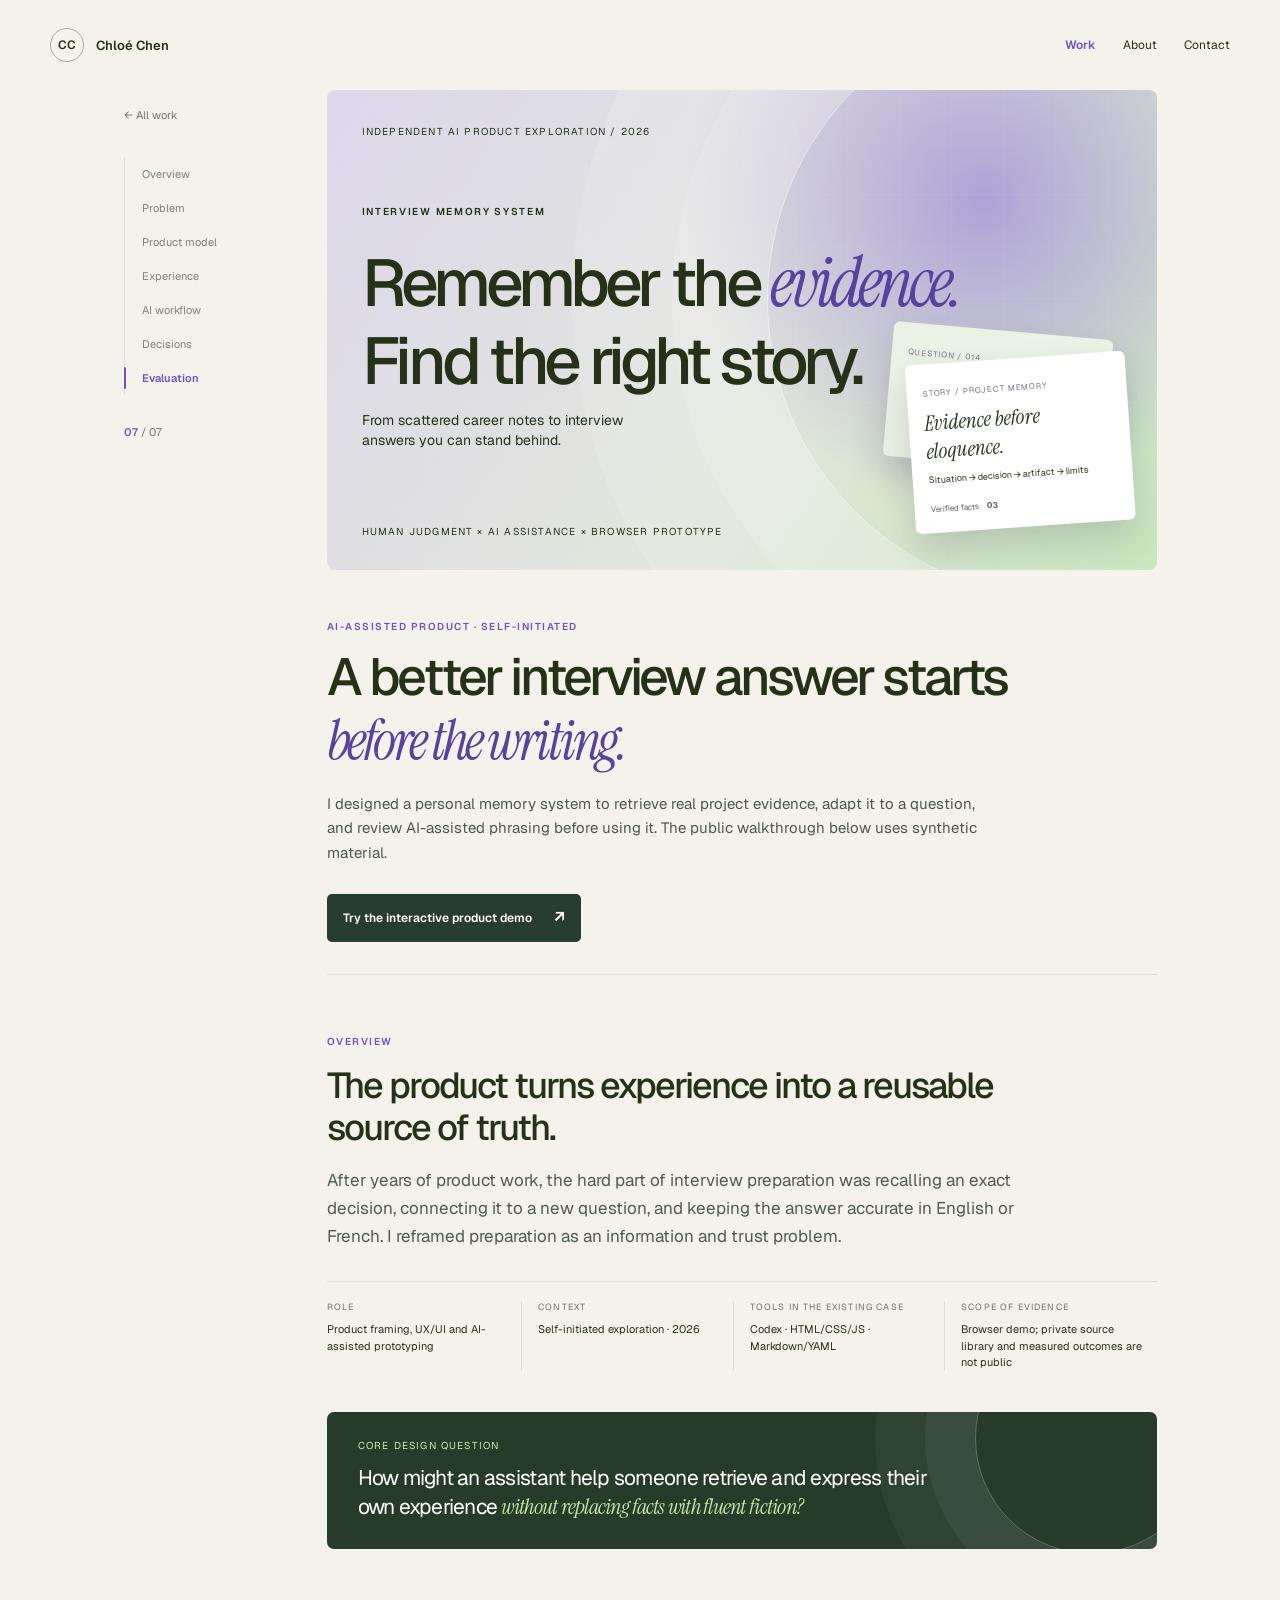
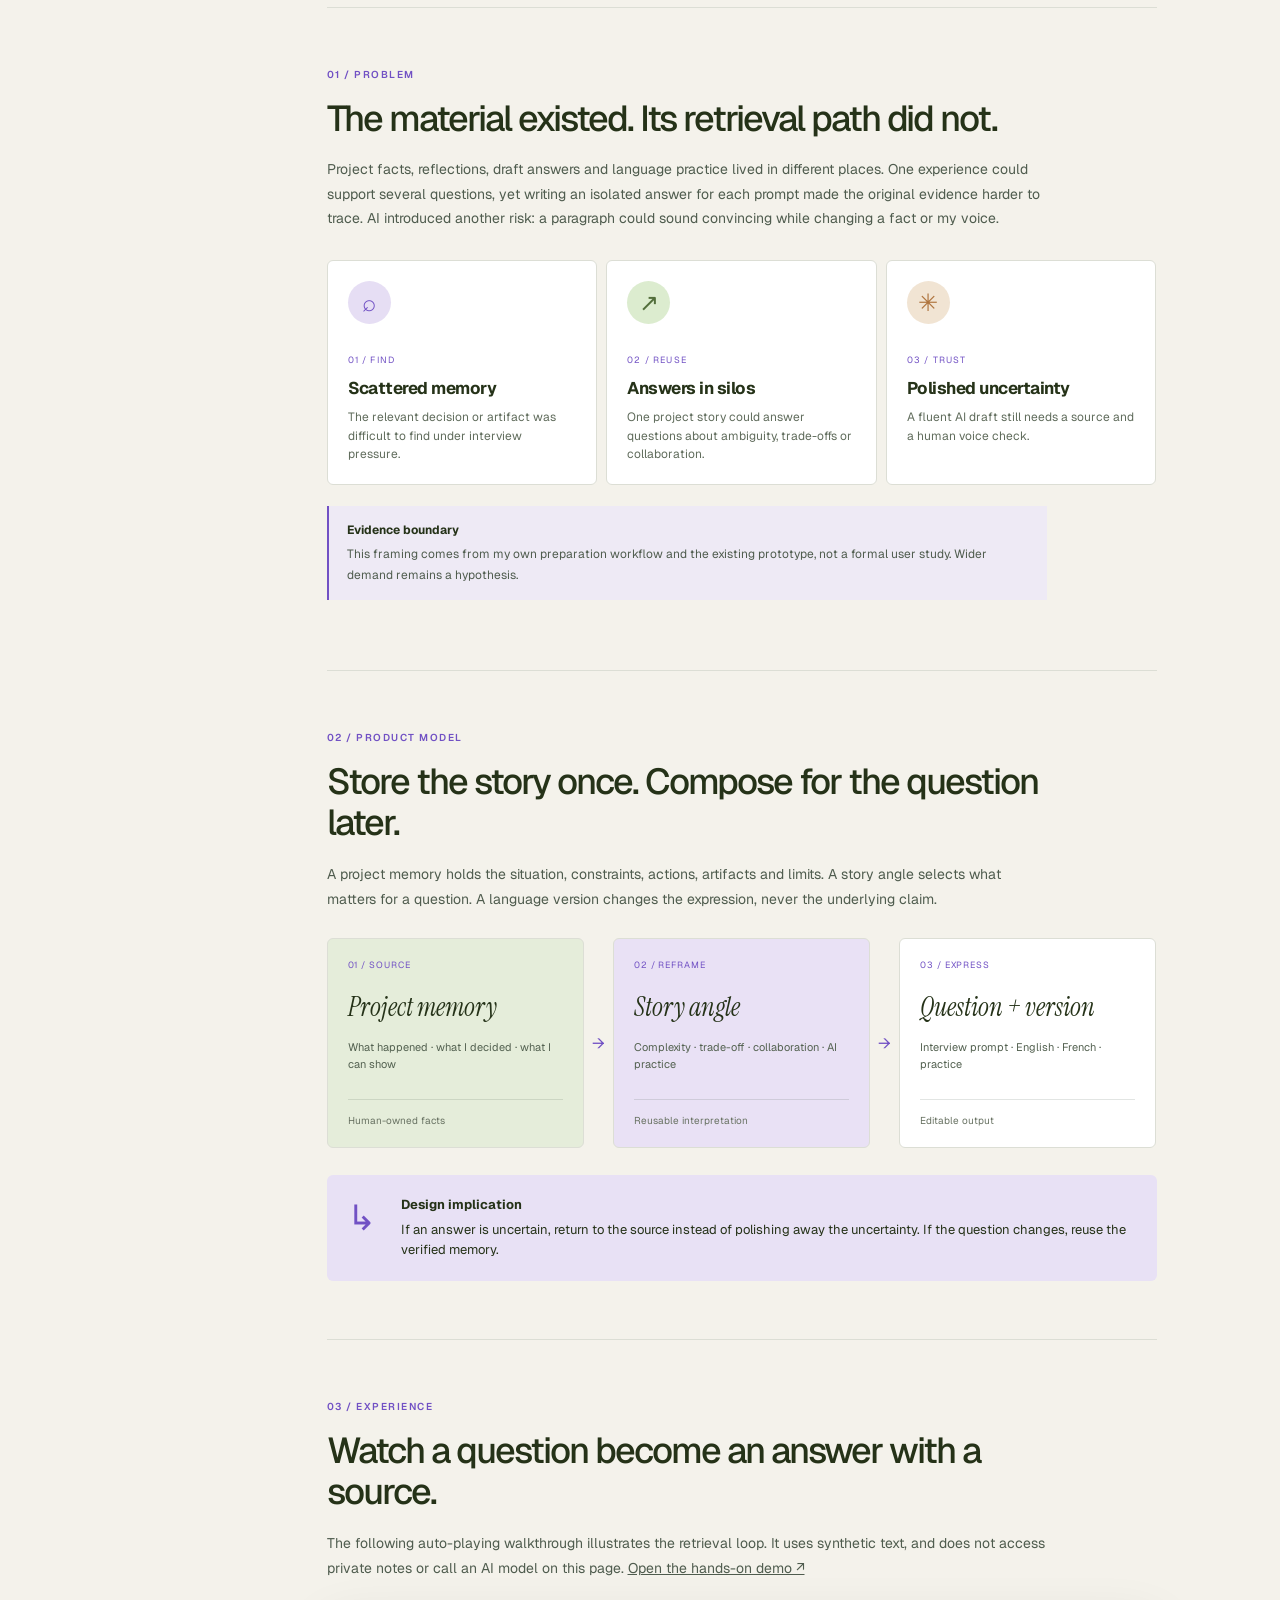
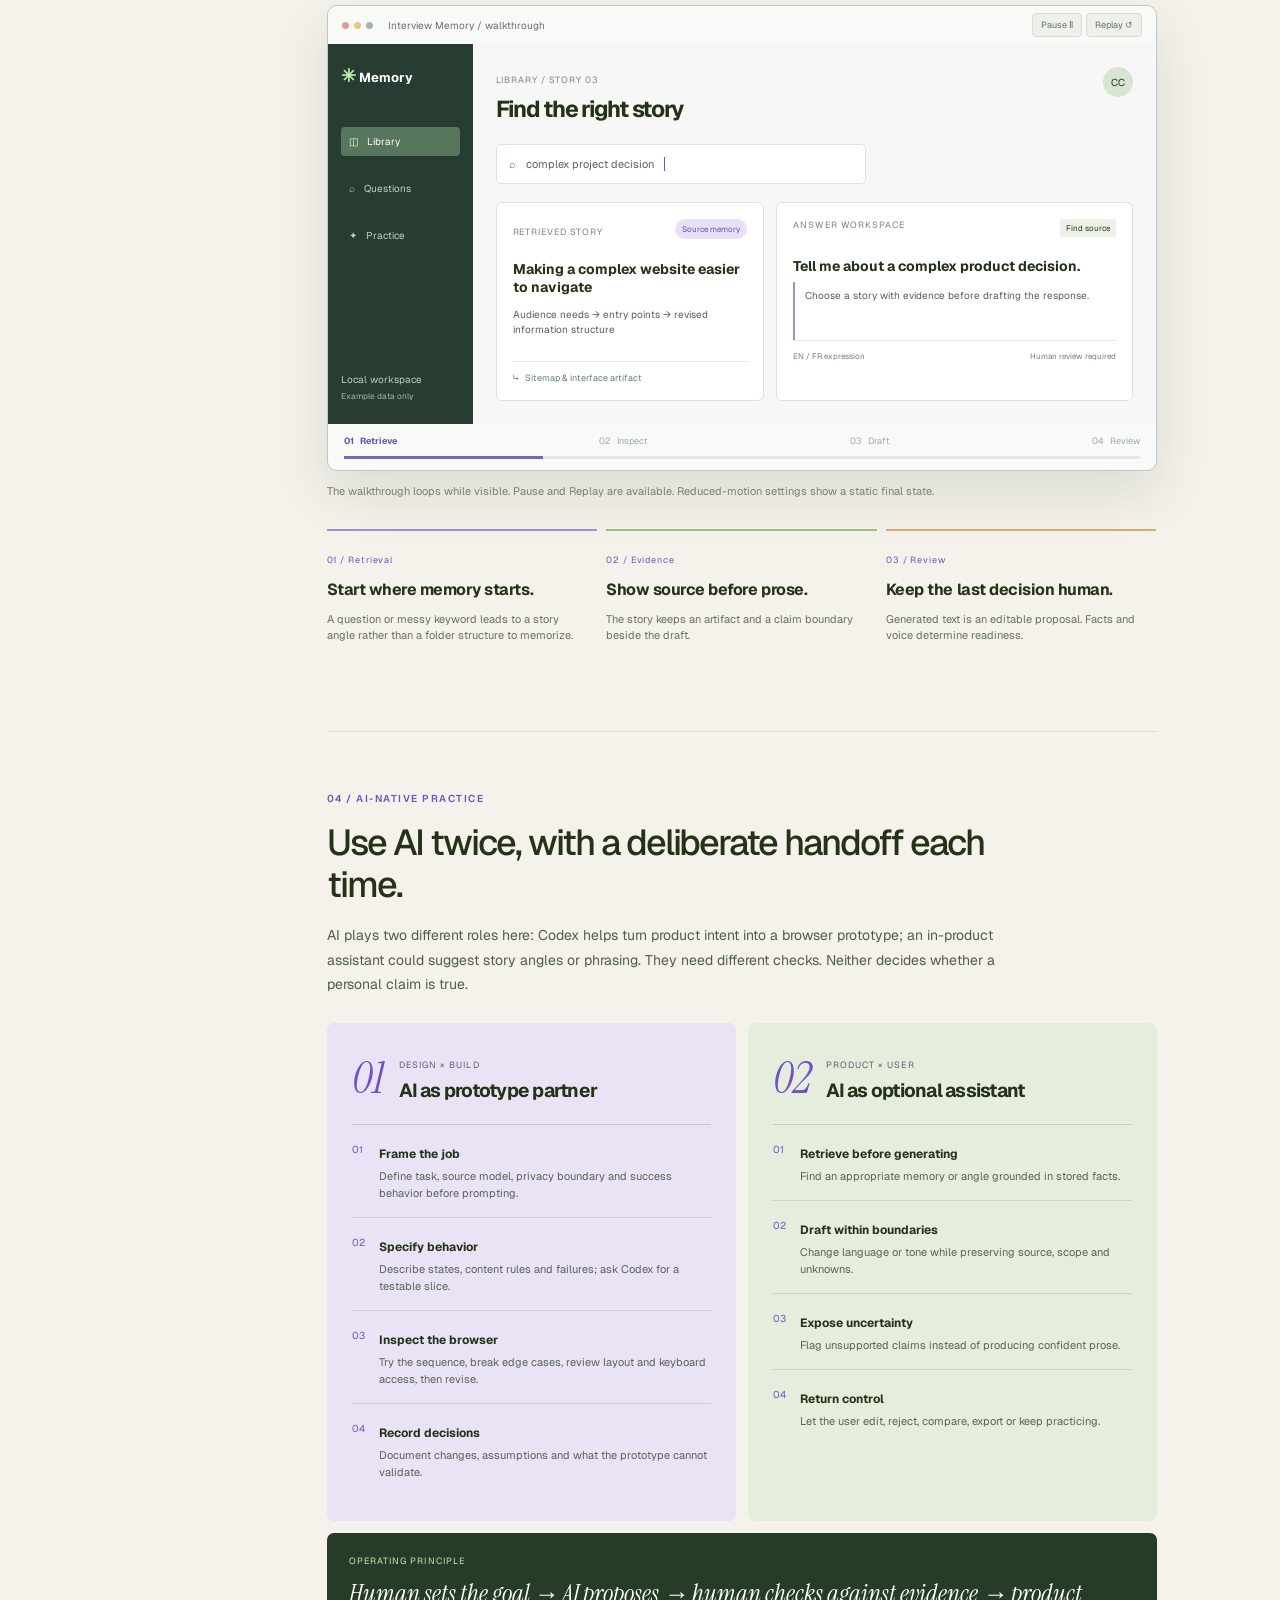
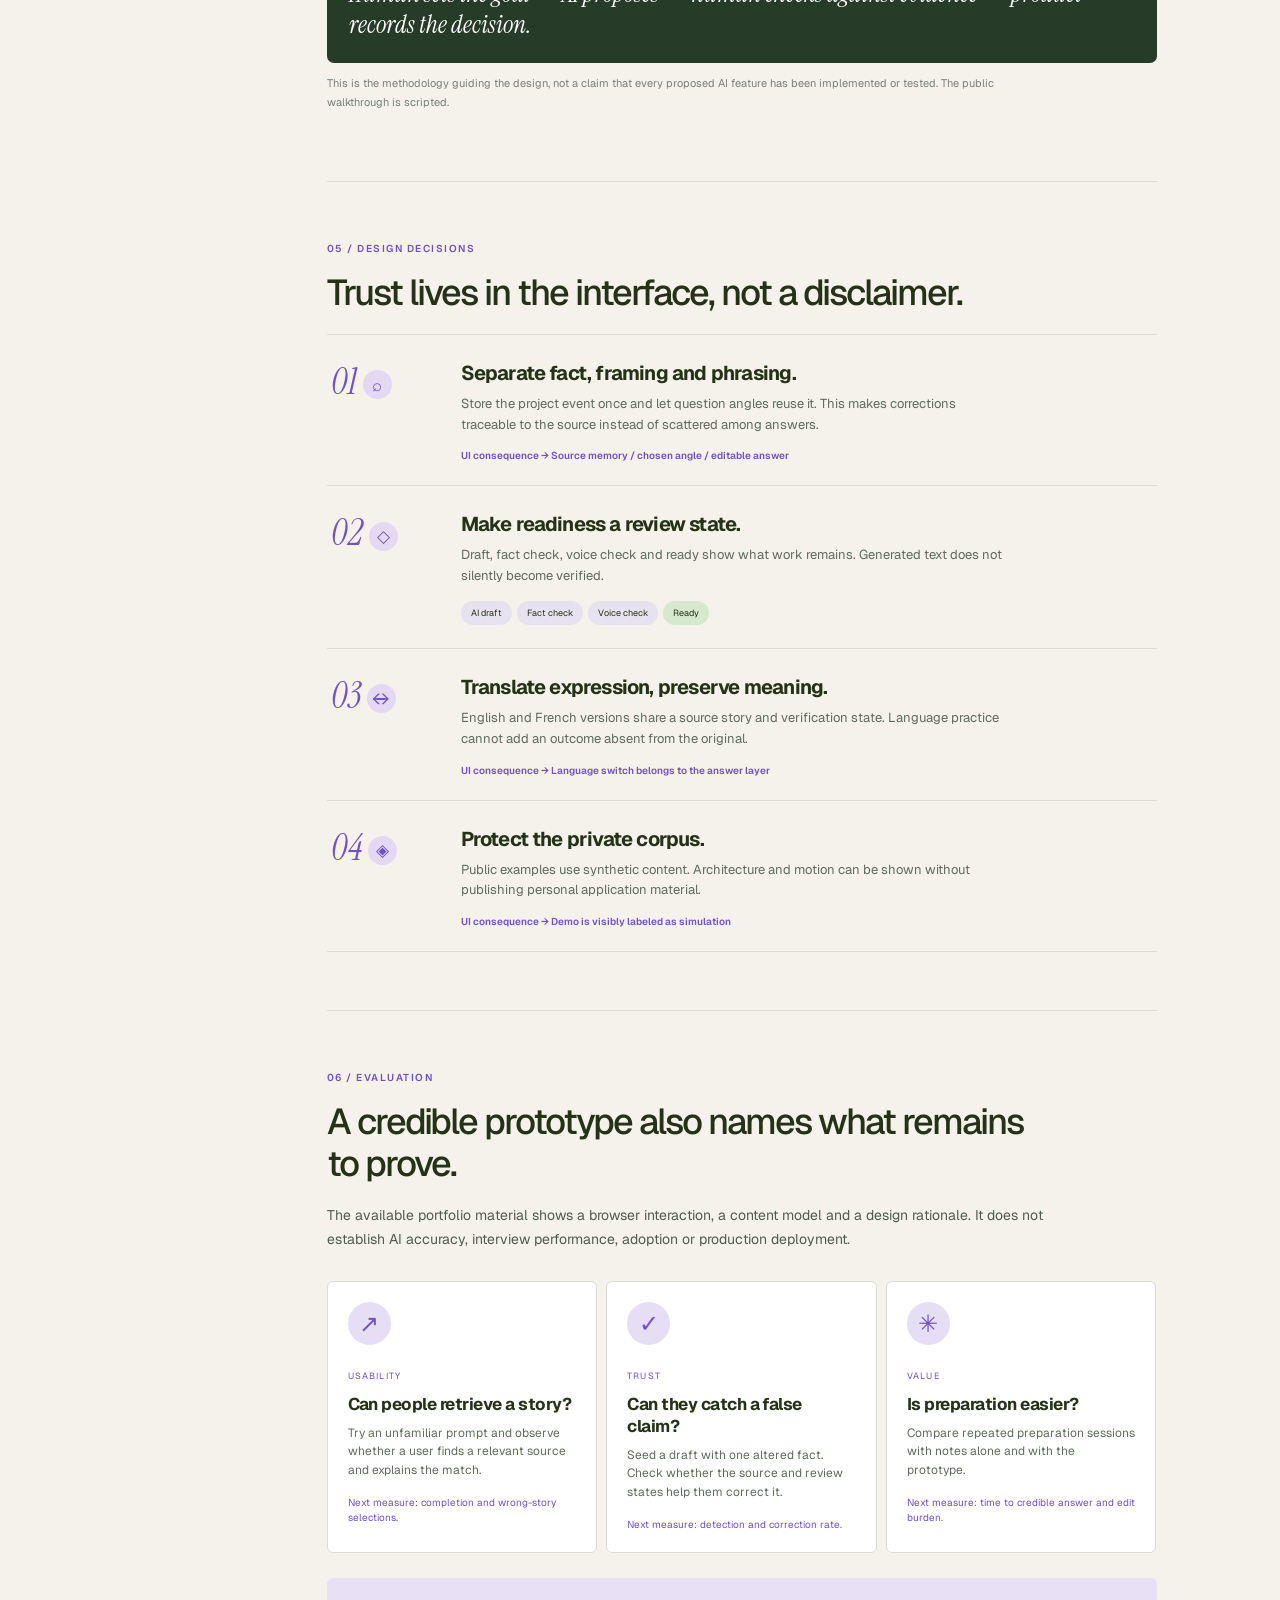
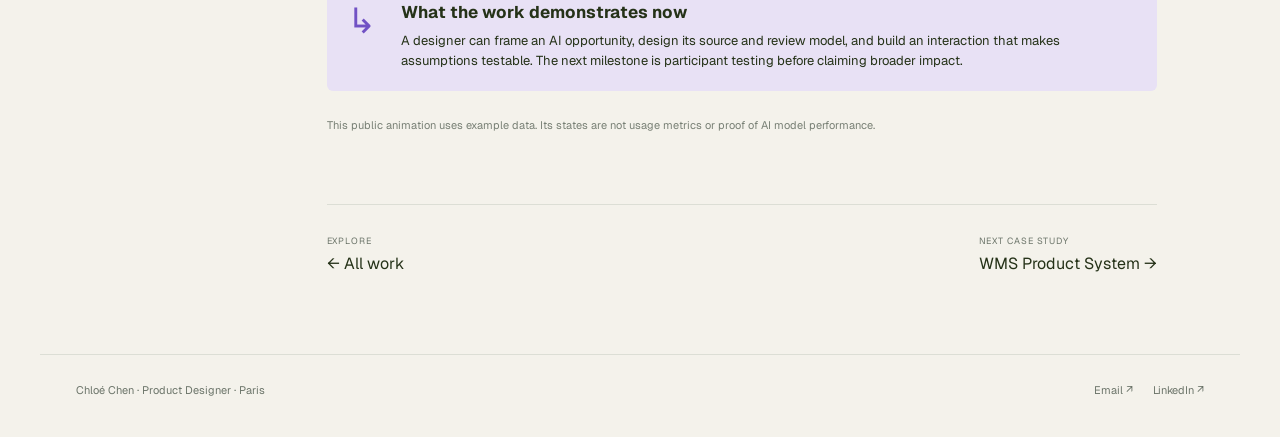
<file: interview-memory-system.html>
<!doctype html>
<html lang="en"><head><meta charset="utf-8"><meta name="viewport" content="width=device-width,initial-scale=1"><meta name="description" content="Interview Memory System: an evidence-led AI product case study by Chloé Chen."><title>Interview Memory System — Chloé Chen</title><link rel="preconnect" href="https://fonts.googleapis.com"><link rel="preconnect" href="https://fonts.gstatic.com" crossorigin><link href="https://fonts.googleapis.com/css2?family=Geist:wght@400;500;600;700&family=Instrument+Serif:ital@0;1&display=swap" rel="stylesheet"><link rel="stylesheet" href="./src/interview-case.css"><script src="./src/interview-case.js" defer></script></head>
<body><a class="skip" href="#main">Skip to content</a><header class="site-header"><a class="brand" href="./index.html"><span class="monogram" aria-hidden="true">CC</span> Chloé Chen</a><nav aria-label="Main navigation"><a href="./work.html" aria-current="page">Work</a><a href="./about.html">About</a><a href="./contact.html">Contact</a></nav></header>
<div class="case-layout"><nav class="case-nav" aria-label="Case study sections"><a class="back-link" href="./work.html">← All work</a><ol><li><a href="#overview" aria-current="location">Overview</a></li><li><a href="#problem">Problem</a></li><li><a href="#model">Product model</a></li><li><a href="#experience">Experience</a></li><li><a href="#workflow">AI workflow</a></li><li><a href="#decisions">Decisions</a></li><li><a href="#evaluation">Evaluation</a></li></ol><p class="nav-progress"><span data-progress>01</span> / 07</p></nav><main class="case-body" id="main">
<div class="cover reveal"><div class="cover-orbit" aria-hidden="true"></div><span class="cover-kicker">Independent AI product exploration / 2026</span><div class="cover-copy"><span>INTERVIEW MEMORY SYSTEM</span><strong>Remember the <em>evidence.</em><br>Find the right story.</strong><p>From scattered career notes to interview answers you can stand behind.</p></div><div class="cover-stack" aria-hidden="true"><div class="cover-card cover-card--back"><small>QUESTION / 014</small><p>How did you handle a complex decision?</p></div><div class="cover-card cover-card--front"><small>STORY / PROJECT MEMORY</small><strong>Evidence before eloquence.</strong><p>Situation → decision → artifact → limits</p><span>Verified facts <b>03</b></span></div></div><span class="cover-foot">Human judgment × AI assistance × browser prototype</span></div>
<div class="case-title"><span class="eyebrow">AI-assisted product · self-initiated</span><h1>A better interview answer starts <em>before the writing.</em></h1><p>I designed a personal memory system to retrieve real project evidence, adapt it to a question, and review AI-assisted phrasing before using it. The public walkthrough below uses synthetic material.</p><a class="try-demo" href="./interview-memory-demo/">Try the interactive product demo <span aria-hidden="true">↗</span></a></div>
<section class="case-section" id="overview"><span class="section-label">Overview</span><h2>The product turns experience into a reusable source of truth.</h2><p class="lead">After years of product work, the hard part of interview preparation was recalling an exact decision, connecting it to a new question, and keeping the answer accurate in English or French. I reframed preparation as an information and trust problem.</p><dl class="facts"><div><dt>Role</dt><dd>Product framing, UX/UI and AI-assisted prototyping</dd></div><div><dt>Context</dt><dd>Self-initiated exploration · 2026</dd></div><div><dt>Tools in the existing case</dt><dd>Codex · HTML/CSS/JS · Markdown/YAML</dd></div><div><dt>Scope of evidence</dt><dd>Browser demo; private source library and measured outcomes are not public</dd></div></dl><div class="question-band"><span>Core design question</span><p>How might an assistant help someone retrieve and express their own experience <em>without replacing facts with fluent fiction?</em></p></div></section>
<section class="case-section" id="problem"><span class="section-label">01 / Problem</span><h2>The material existed. Its retrieval path did not.</h2><p>Project facts, reflections, draft answers and language practice lived in different places. One experience could support several questions, yet writing an isolated answer for each prompt made the original evidence harder to trace. AI introduced another risk: a paragraph could sound convincing while changing a fact or my voice.</p><div class="friction-grid"><article class="friction-card reveal"><span aria-hidden="true">⌕</span><small>01 / FIND</small><h3>Scattered memory</h3><p>The relevant decision or artifact was difficult to find under interview pressure.</p></article><article class="friction-card reveal"><span aria-hidden="true">↗</span><small>02 / REUSE</small><h3>Answers in silos</h3><p>One project story could answer questions about ambiguity, trade-offs or collaboration.</p></article><article class="friction-card reveal"><span aria-hidden="true">✳</span><small>03 / TRUST</small><h3>Polished uncertainty</h3><p>A fluent AI draft still needs a source and a human voice check.</p></article></div><p class="evidence-note"><strong>Evidence boundary</strong>This framing comes from my own preparation workflow and the existing prototype, not a formal user study. Wider demand remains a hypothesis.</p></section>
<section class="case-section" id="model"><span class="section-label">02 / Product model</span><h2>Store the story once. Compose for the question later.</h2><p>A project memory holds the situation, constraints, actions, artifacts and limits. A story angle selects what matters for a question. A language version changes the expression, never the underlying claim.</p><div class="model-graphic reveal"><div class="model-node"><small>01 / SOURCE</small><strong>Project memory</strong><p>What happened · what I decided · what I can show</p><span>Human-owned facts</span></div><i aria-hidden="true">→</i><div class="model-node"><small>02 / REFRAME</small><strong>Story angle</strong><p>Complexity · trade-off · collaboration · AI practice</p><span>Reusable interpretation</span></div><i aria-hidden="true">→</i><div class="model-node"><small>03 / EXPRESS</small><strong>Question + version</strong><p>Interview prompt · English · French · practice</p><span>Editable output</span></div></div><div class="model-rule"><span aria-hidden="true">↳</span><p><strong>Design implication</strong>If an answer is uncertain, return to the source instead of polishing away the uncertainty. If the question changes, reuse the verified memory.</p></div></section>
<section class="case-section" id="experience"><span class="section-label">03 / Experience</span><h2>Watch a question become an answer with a source.</h2><p>The following auto-playing walkthrough illustrates the retrieval loop. It uses synthetic text, and does not access private notes or call an AI model on this page. <a href="./interview-memory-demo/">Open the hands-on demo ↗</a></p><div class="demo-shell reveal" data-demo aria-label="Animated product walkthrough"><div class="demo-toolbar"><div class="window-dots" aria-hidden="true"><i></i><i></i><i></i></div><span>Interview Memory / walkthrough</span><div class="demo-controls"><button type="button" data-demo-toggle aria-label="Pause walkthrough">Pause Ⅱ</button><button type="button" data-demo-replay aria-label="Replay walkthrough">Replay ↺</button></div></div><div class="demo-app"><aside class="demo-rail"><strong><i>✳</i> Memory</strong><span class="is-current">◫ &nbsp; Library</span><span>⌕ &nbsp; Questions</span><span>✦ &nbsp; Practice</span><div>Local workspace<br><small>Example data only</small></div></aside><div class="demo-content"><div class="demo-top"><div><small>LIBRARY / STORY 03</small><h3 data-demo-heading>Find the right story</h3></div><span class="demo-avatar" aria-hidden="true">CC</span></div><div class="demo-query"><span aria-hidden="true">⌕</span><span data-demo-query>complex project decision</span><i></i></div><div class="demo-grid"><div class="demo-result"><small>RETRIEVED STORY</small><span class="demo-pill">Source memory</span><h4>Making a complex website easier to navigate</h4><p>Audience needs → entry points → revised information structure</p><div class="demo-source">↳ &nbsp; Sitemap &amp; interface artifact</div></div><div class="demo-answer"><div class="demo-answer-head"><small>ANSWER WORKSPACE</small><span data-demo-status>Find source</span></div><h4>Tell me about a complex product decision.</h4><div class="demo-answer-body"><p data-demo-answer>Choose a story with evidence before drafting the response.</p></div><div class="demo-answer-foot"><span>EN / FR expression</span><span data-demo-check>Human review required</span></div></div></div></div></div><div class="demo-footer"><ol aria-label="Walkthrough steps"><li data-step="0" class="is-active">01 <span>Retrieve</span></li><li data-step="1">02 <span>Inspect</span></li><li data-step="2">03 <span>Draft</span></li><li data-step="3">04 <span>Review</span></li></ol><div class="demo-meter"><i data-demo-meter></i></div></div></div><p class="artifact-caption">The walkthrough loops while visible. Pause and Replay are available. Reduced-motion settings show a static final state.</p><div class="interface-points"><article><span>01 / Retrieval</span><h3>Start where memory starts.</h3><p>A question or messy keyword leads to a story angle rather than a folder structure to memorize.</p></article><article><span>02 / Evidence</span><h3>Show source before prose.</h3><p>The story keeps an artifact and a claim boundary beside the draft.</p></article><article><span>03 / Review</span><h3>Keep the last decision human.</h3><p>Generated text is an editable proposal. Facts and voice determine readiness.</p></article></div></section>
<section class="case-section" id="workflow"><span class="section-label">04 / AI-native practice</span><h2>Use AI twice, with a deliberate handoff each time.</h2><p>AI plays two different roles here: Codex helps turn product intent into a browser prototype; an in-product assistant could suggest story angles or phrasing. They need different checks. Neither decides whether a personal claim is true.</p><div class="workflow-columns"><div class="workflow-column"><div class="workflow-heading"><span>01</span><div><small>DESIGN × BUILD</small><h3>AI as prototype partner</h3></div></div><ol><li><strong>Frame the job</strong><p>Define task, source model, privacy boundary and success behavior before prompting.</p></li><li><strong>Specify behavior</strong><p>Describe states, content rules and failures; ask Codex for a testable slice.</p></li><li><strong>Inspect the browser</strong><p>Try the sequence, break edge cases, review layout and keyboard access, then revise.</p></li><li><strong>Record decisions</strong><p>Document changes, assumptions and what the prototype cannot validate.</p></li></ol></div><div class="workflow-column workflow-column--product"><div class="workflow-heading"><span>02</span><div><small>PRODUCT × USER</small><h3>AI as optional assistant</h3></div></div><ol><li><strong>Retrieve before generating</strong><p>Find an appropriate memory or angle grounded in stored facts.</p></li><li><strong>Draft within boundaries</strong><p>Change language or tone while preserving source, scope and unknowns.</p></li><li><strong>Expose uncertainty</strong><p>Flag unsupported claims instead of producing confident prose.</p></li><li><strong>Return control</strong><p>Let the user edit, reject, compare, export or keep practicing.</p></li></ol></div></div><div class="handoff-band"><span>Operating principle</span><strong>Human sets the goal → AI proposes → human checks against evidence → product records the decision.</strong></div><p class="method-boundary">This is the methodology guiding the design, not a claim that every proposed AI feature has been implemented or tested. The public walkthrough is scripted.</p></section>
<section class="case-section" id="decisions"><span class="section-label">05 / Design decisions</span><h2>Trust lives in the interface, not a disclaimer.</h2><div class="decision-list"><article class="decision-card reveal"><span>01 <i>⌕</i></span><div><h3>Separate fact, framing and phrasing.</h3><p>Store the project event once and let question angles reuse it. This makes corrections traceable to the source instead of scattered among answers.</p><small>UI consequence → Source memory / chosen angle / editable answer</small></div></article><article class="decision-card reveal"><span>02 <i>◇</i></span><div><h3>Make readiness a review state.</h3><p>Draft, fact check, voice check and ready show what work remains. Generated text does not silently become verified.</p><div class="state-row"><span>AI draft</span><span>Fact check</span><span>Voice check</span><span>Ready</span></div></div></article><article class="decision-card reveal"><span>03 <i>↔</i></span><div><h3>Translate expression, preserve meaning.</h3><p>English and French versions share a source story and verification state. Language practice cannot add an outcome absent from the original.</p><small>UI consequence → Language switch belongs to the answer layer</small></div></article><article class="decision-card reveal"><span>04 <i>◈</i></span><div><h3>Protect the private corpus.</h3><p>Public examples use synthetic content. Architecture and motion can be shown without publishing personal application material.</p><small>UI consequence → Demo is visibly labeled as simulation</small></div></article></div></section>
<section class="case-section delivery" id="evaluation"><span class="section-label">06 / Evaluation</span><h2>A credible prototype also names what remains to prove.</h2><p>The available portfolio material shows a browser interaction, a content model and a design rationale. It does not establish AI accuracy, interview performance, adoption or production deployment.</p><div class="validation-grid"><article><span>↗</span><small>USABILITY</small><h3>Can people retrieve a story?</h3><p>Try an unfamiliar prompt and observe whether a user finds a relevant source and explains the match.</p><em>Next measure: completion and wrong-story selections.</em></article><article><span>✓</span><small>TRUST</small><h3>Can they catch a false claim?</h3><p>Seed a draft with one altered fact. Check whether the source and review states help them correct it.</p><em>Next measure: detection and correction rate.</em></article><article><span>✳</span><small>VALUE</small><h3>Is preparation easier?</h3><p>Compare repeated preparation sessions with notes alone and with the prototype.</p><em>Next measure: time to credible answer and edit burden.</em></article></div><div class="reflection"><span aria-hidden="true">↳</span><div><h3>What the work demonstrates now</h3><p>A designer can frame an AI opportunity, design its source and review model, and build an interaction that makes assumptions testable. The next milestone is participant testing before claiming broader impact.</p></div></div><p class="boundary">This public animation uses example data. Its states are not usage metrics or proof of AI model performance.</p></section><div class="next-project"><a href="./work.html"><span>Explore</span>← All work</a><a href="./wms-design-system.html"><span>Next case study</span>WMS Product System →</a></div>
</main></div><footer class="site-footer"><span>Chloé Chen · Product Designer · Paris</span><div><a href="mailto:chloechenjob00@gmail.com">Email ↗</a><a href="https://www.linkedin.com/in/chloechen0823/">LinkedIn ↗</a></div></footer></body></html>
</file>
<file: interview-memory-demo/style.css>
:root{--ink:#263527;--muted:#6e7b6e;--line:#dce4d9;--paper:#f3f6f0;--purple:#7051b7;--serif:'Instrument Serif',Georgia,serif;--sans:'Geist',Arial,sans-serif}*{box-sizing:border-box}html{scroll-behavior:smooth}body{margin:0;font-family:var(--sans);color:var(--ink);background:var(--paper);-webkit-font-smoothing:antialiased}button,input,select,textarea{font:inherit}button{cursor:pointer}button:disabled{cursor:not-allowed;opacity:.48}a{color:inherit}a:focus-visible,button:focus-visible,input:focus-visible,select:focus-visible,textarea:focus-visible{outline:3px solid #977bd5;outline-offset:3px}.skip{position:absolute;left:10px;top:-60px;z-index:50;background:white;padding:10px}.skip:focus{top:10px}.sr-only{position:absolute;width:1px;height:1px;clip:rect(0,0,0,0);overflow:hidden}.app{display:grid;grid-template-columns:216px minmax(0,1fr);min-height:100vh}.sidebar{position:sticky;top:0;height:100vh;background:#273e32;color:#fff;display:flex;flex-direction:column;padding:27px 16px}.logo{text-decoration:none;font-size:13px;font-weight:600;white-space:nowrap}.logo span{font-size:23px;color:#bce6a6;vertical-align:middle;margin-right:5px}.workspace-label{font-size:9px;letter-spacing:.15em;color:#94bd9e;margin:46px 10px 15px}.sidebar nav{display:grid;gap:5px}.sidebar nav a{padding:12px 10px;color:#c0d1c2;text-decoration:none;font-size:11px;border-radius:5px}.sidebar nav a span{margin-left:7px}.sidebar nav a:hover,.sidebar nav a.is-active{background:#456751;color:white}.sidebar-bottom{margin-top:auto;border-top:1px solid #ffffff30;padding:24px 4px 4px;font-size:11px;color:#d2dfd2;line-height:1.5}.status-dot{display:inline-block;width:7px;height:7px;margin-right:5px;border-radius:50%;background:#a8e7a3}.sidebar-bottom p{font-size:10px;color:#9fbaa6}.sidebar-bottom a{display:inline-block;margin-top:15px;color:#d6efb8;text-decoration:none}main{min-width:0}.topbar{height:63px;padding:0 35px;border-bottom:1px solid var(--line);display:flex;align-items:center;justify-content:space-between;background:#fbfcfa;font-size:10px;color:#69796d}.topbar i{font-style:normal;padding:0 7px;color:#b0bcaf}.topbar>div{display:flex;align-items:center;gap:13px}.synthetic-label{color:#644ca1;background:#eae4f5;border-radius:20px;padding:6px 10px}.quiet-button{background:transparent;border:1px solid #cad7c8;border-radius:5px;padding:7px 10px;font-size:10px;color:#405545}.quiet-button:hover{background:#e6ebdf}.main-content{max-width:1270px;margin:auto;padding:36px clamp(20px,4vw,58px) 64px}.intro{display:flex;justify-content:space-between;gap:30px;min-height:215px}.eyebrow{font-size:9px;color:var(--purple);font-weight:700;letter-spacing:.13em}.intro h1{font-size:clamp(36px,4vw,58px);line-height:.98;letter-spacing:-.067em;font-weight:500;margin:13px 0 16px}.intro h1 em{font:italic 1.06em var(--serif);color:var(--purple)}.intro p{font-size:12px;line-height:1.6;max-width:580px;color:#647363}.intro-mark{align-self:center;width:160px;height:160px;border-radius:50%;border:1px solid #bdcdb8;box-shadow:0 0 0 22px #dce9d881,0 0 0 43px #e1ecdb6b;display:flex;align-items:center;justify-content:center;gap:10px;transform:rotate(-12deg);color:#66796a;font:italic 17px var(--serif);flex:none}.intro-mark b{font:30px var(--sans);color:var(--purple)}.content-grid{display:grid;grid-template-columns:minmax(290px,.88fr) minmax(320px,1.12fr);gap:12px;align-items:start}.right-column{display:grid;gap:12px}.panel{background:#fff;border:1px solid var(--line);border-radius:7px;box-shadow:0 4px 18px #273b2c07;padding:22px}.panel-head{display:flex;justify-content:space-between;align-items:start;gap:10px}.panel-head h2{font-size:21px;letter-spacing:-.04em;font-weight:500;margin:7px 0 0}.panel-head h2 small{font-size:10px;color:#839385;font-weight:400;letter-spacing:0;margin-left:6px}.little-icon{display:grid;place-items:center;width:35px;height:35px;background:#eae2f6;color:var(--purple);border-radius:50%;font:23px var(--serif)}.searchbox{display:flex;align-items:center;gap:9px;margin:23px 0 13px;background:#f7faf6;border:1px solid #dbe5d9;border-radius:5px;padding:11px 12px;color:#6d796d}.searchbox input{background:none;border:0;outline:0;min-width:0;width:100%;font-size:11px;color:var(--ink)}.searchbox input:focus-visible{outline:none}.searchbox:focus-within{outline:2px solid #9274d4}.searchbox kbd{border:1px solid var(--line);border-radius:3px;background:white;padding:2px 5px;font-size:9px}.filters{display:flex;gap:5px;margin-bottom:15px}.filters button{background:#f3f6f1;border:1px solid transparent;border-radius:16px;color:#7a8a79;font-size:10px;padding:6px 10px}.filters button.is-active{background:#e7dcf7;color:#6a4aaf}.story-list{display:grid;gap:8px}.story-card{display:block;width:100%;text-align:left;padding:14px;border:1px solid var(--line);border-radius:5px;background:#fff;transition:transform .2s,border-color .2s,background .2s}.story-card:hover{transform:translateY(-2px);border-color:#a28acb}.story-card.is-selected{background:#f6f2fc;border-color:#8c6fc3;box-shadow:inset 3px 0 #8c6fc3}.story-card span{font-size:9px;color:var(--purple);text-transform:uppercase;letter-spacing:.09em}.story-card i{float:right;font-style:normal;font-size:15px}.story-card strong{display:block;font-size:13px;margin:8px 0 5px}.story-card small{display:block;font-size:10px;color:#778278;line-height:1.45}.library-foot,.empty{font-size:10px;color:#879185;line-height:1.5;margin:19px 0 0}.question-panel>p{font-size:11px;color:#7c8a7c}.question-list{display:flex;flex-wrap:wrap;gap:7px;margin-top:17px}.question-list button{background:#f5f8f4;border:1px solid var(--line);border-radius:4px;padding:9px 10px;font-size:10px}.question-list button span{margin-left:10px;color:#a8b5a7}.question-list button.is-selected{background:#293f31;border-color:#293f31;color:#fff}.source-badge{padding:6px 8px;border-radius:20px;background:#e7eee2;font-size:9px;color:#5d8154}.source-panel h3{font:italic 27px var(--serif);margin:23px 0}.source-facts{margin:0}.source-facts div{display:grid;grid-template-columns:90px 1fr;gap:10px;padding:12px 0;border-top:1px solid #e7ece6}.source-facts dt{font-size:9px;text-transform:uppercase;letter-spacing:.1em;color:var(--purple)}.source-facts dd{font-size:11px;line-height:1.5;margin:0;color:#526252}.draft-panel{margin-top:12px}.draft-status{font-size:9px;padding:6px 10px;border-radius:20px;background:#f1e9d9;color:#906d3d}.draft-status.is-ready{background:#dcedd7;color:#357648}.draft-grid{display:grid;grid-template-columns:1.25fr .75fr;gap:22px;margin-top:25px}.draft-question{font:italic 25px/1.2 var(--serif);margin:0 0 16px}.answer-controls{display:flex;align-items:center;gap:12px;flex-wrap:wrap}.primary-button{padding:11px 14px;background:#7354bd;color:white;border:0;border-radius:4px;font-size:11px}.primary-button:hover{background:#5e42a1}.primary-button span{margin-left:7px}.language-select{font-size:10px;color:#7f897d}.language-select select{border:1px solid var(--line);border-radius:4px;background:#fff;padding:8px;font-size:11px;color:var(--ink);margin-left:5px}.answer-label{display:block;margin:23px 0 9px;font-size:11px;font-weight:600}.answer-label span{display:block;font-size:9px;color:#8a968a;font-weight:400;margin-top:4px}textarea{width:100%;resize:vertical;min-height:155px;border:1px solid var(--line);border-radius:5px;padding:14px;color:var(--ink);font-size:12px;line-height:1.6}.local-note{font-size:9px;color:#8c9789;line-height:1.5}.review-box{background:#f1f5ed;border-radius:6px;padding:17px}.review-box h3{font-size:18px;font-weight:500;letter-spacing:-.035em;margin:8px 0 16px}.review-box label{display:flex;gap:9px;align-items:start;margin:13px 0;cursor:pointer}.review-box input{accent-color:#6e50b6;margin:3px 0 0}.review-box strong{display:block;font-size:10px}.review-box small{display:block;font-size:9px;color:#8a9687;line-height:1.4;margin-top:3px}.review-state{padding:9px 10px;border-radius:4px;background:#eae2d4;color:#896e4a;font-size:10px;margin:18px 0 10px}.review-state.is-ready{background:#d7ebd1;color:#3e7548}.review-box>p{font-size:9px;min-height:12px;color:#4c7251}.demo-end{display:flex;align-items:center;justify-content:space-between;gap:28px;border-top:1px solid var(--line);margin-top:38px;padding-top:24px}.demo-end p{max-width:510px;color:#647263;font-size:11px;line-height:1.5}.demo-end strong{color:var(--ink)}.demo-end a{font-size:11px;color:var(--purple);text-decoration:none;white-space:nowrap}@media(max-width:950px){.app{grid-template-columns:68px 1fr}.sidebar{padding:20px 9px}.logo{font-size:0;text-align:center}.logo span{font-size:23px;margin:0}.workspace-label,.sidebar nav a span,.sidebar-bottom{display:none}.sidebar nav{margin-top:42px}.sidebar nav a{text-align:center;font-size:17px}.content-grid{grid-template-columns:1fr 1fr}.intro-mark{width:110px;height:110px;font-size:13px}.draft-grid{grid-template-columns:1fr}}@media(max-width:720px){html{scroll-padding-top:20px}.app{display:block}.sidebar{position:static;height:auto;padding:12px 16px;flex-direction:row;align-items:center;justify-content:space-between}.logo{font-size:12px}.logo span{font-size:19px}.sidebar nav{display:none}.topbar{height:50px;padding:0 16px}.topbar>span{font-size:9px}.synthetic-label{font-size:8px}.main-content{padding:28px 16px 50px}.intro{min-height:0;margin-bottom:28px}.intro-mark{display:none}.intro h1{font-size:42px}.content-grid{grid-template-columns:1fr}.panel{padding:18px}.source-facts div{grid-template-columns:73px 1fr}.demo-end{display:block}.demo-end a{display:inline-block;margin-top:5px}.draft-question{font-size:23px}}@media(prefers-reduced-motion:reduce){html{scroll-behavior:auto}*,*::before,*::after{transition:none!important;animation:none!important}}
</file>
<file: src/erp-case.css>
:root {
  --paper: #fafaf8;
  --ink: #242723;
  --muted: #636962;
  --line: #dfe3dc;
  --accent: #4f3fd2;
  --accent-soft: #efedff;
  --mint: #d9f1e8;
  --panel: #f2f4f0;
  --sans: "Geist", Arial, sans-serif;
  --serif: "Instrument Serif", Georgia, serif;
}

* { box-sizing: border-box; }
html { scroll-behavior: smooth; scroll-padding-top: 104px; }
body { margin: 0; background: var(--paper); color: var(--ink); font: 16px/1.7 var(--sans); -webkit-font-smoothing: antialiased; }
img { display: block; max-width: 100%; height: auto; }
figure, h1, h2, h3, p { margin: 0; }
a { color: inherit; text-underline-offset: 4px; }
a:focus-visible, button:focus-visible { outline: 3px solid #6c5ce7; outline-offset: 5px; }
::selection { background: var(--accent-soft); }

.skip { position: fixed; top: -80px; left: 20px; z-index: 100; padding: 10px; background: white; }
.skip:focus { top: 12px; }
.site-header { display: flex; align-items: center; justify-content: space-between; gap: 24px; width: min(1280px, calc(100% - 64px)); height: 80px; margin: auto; }
.brand { display: flex; align-items: center; gap: 11px; font-size: 14px; font-weight: 600; text-decoration: none; }
.monogram { display: grid; place-items: center; width: 35px; height: 35px; border: 1px solid #bdc9ba; border-radius: 50%; font: 15px var(--serif); }
.site-header nav { display: flex; gap: 26px; font-size: 13px; }
.site-header nav a { color: var(--muted); text-decoration: none; }
.site-header nav a:hover, .site-header nav a[aria-current="page"] { color: var(--accent); }

.case-layout { display: grid; grid-template-columns: 150px minmax(0, 950px); justify-content: start; column-gap: 64px; width: min(1260px, calc(100% - 64px)); margin: 28px auto 0; }
.case-nav { position: sticky; top: 108px; align-self: start; max-height: calc(100vh - 126px); overflow-y: auto; padding-top: 24px; font-size: 10px; }
.case-nav > a { display: inline-block; margin-bottom: 28px; padding: 6px 12px; border: 1px solid var(--line); border-radius: 999px; text-decoration: none; }
.case-nav ol { display: grid; gap: 5px; margin: 0; padding: 0; list-style: none; }
.case-nav li a { display: block; padding: 7px 0; color: var(--muted); letter-spacing: .1em; text-decoration: none; text-transform: uppercase; }
.case-nav li a[aria-current="location"] { color: var(--accent); font-weight: 600; }
.case-nav li a[aria-current="location"]::before { display: inline-block; width: 4px; height: 4px; margin: 0 7px 2px 0; border-radius: 50%; background: var(--accent); content: ""; }
.case-body { min-width: 0; }

.eyebrow, .section-label { display: block; color: var(--accent); font-size: 10px; font-weight: 600; letter-spacing: .13em; text-transform: uppercase; }
.scope-map { align-self: end; margin-top: 56px; }
.scope-node--source { width: fit-content; padding: 15px 18px; border: 1px solid rgba(36, 39, 35, .16); border-radius: 10px; background: rgba(255, 255, 255, .7); }
.scope-map span { display: block; color: var(--muted); font-size: 9px; letter-spacing: .08em; text-transform: uppercase; }
.scope-map strong { display: block; margin-top: 4px; font-size: 13px; font-weight: 500; }
.scope-bridge { display: grid; grid-template-columns: 54px auto 1fr; gap: 10px; align-items: center; margin: 12px 0; }
.scope-bridge i { height: 1px; background: rgba(36, 39, 35, .22); }
.scope-bridge span { color: var(--accent); }
.scope-domains { display: grid; grid-template-columns: repeat(5, minmax(0, 1fr)); border: 1px solid rgba(36, 39, 35, .16); border-radius: 10px; background: rgba(255, 255, 255, .74); }
.scope-domains div { min-width: 0; padding: 16px; }
.scope-domains div + div { border-left: 1px solid rgba(36, 39, 35, .12); }

.case-section { padding: 78px 0; scroll-margin-top: 28px; }
.case-section + .case-section { border-top: 1px solid var(--line); }
.case-section h2 { max-width: 780px; margin-bottom: 22px; font-size: clamp(31px, 3.4vw, 48px); font-weight: 500; letter-spacing: -.045em; line-height: 1.08; }
.case-section h3 { font-size: 18px; line-height: 1.28; letter-spacing: -.02em; }
.case-section > p, .context-copy > p { max-width: 740px; color: #555d55; font-size: 15px; }
.summary { color: var(--ink) !important; font-size: 18px !important; line-height: 1.55; }
.section-label { margin-bottom: 16px; }

.context-section { display: grid; grid-template-columns: minmax(0, 1.45fr) minmax(230px, .55fr); gap: 70px; }
.context-copy > p + p { margin-top: 20px; }
.context-facts { margin: 0; border-top: 1px solid var(--line); }
.context-facts div { padding: 17px 0; border-bottom: 1px solid var(--line); }
.context-facts dt { margin-bottom: 5px; color: var(--accent); font-size: 9px; font-weight: 600; letter-spacing: .1em; text-transform: uppercase; }
.context-facts dd { margin: 0; font-size: 12px; line-height: 1.55; }

.method-section > p, .workflow-section > p { margin-top: -7px; }
.method-path { position: relative; display: grid; grid-template-columns: repeat(5, minmax(0, 1fr)); gap: 18px; margin-top: 44px; }
.method-path::before { position: absolute; top: 0; right: 0; left: 0; height: 1px; background: var(--line); content: ""; }
.method-path article { position: relative; display: grid; grid-template-rows: auto auto 1fr auto; min-height: 250px; padding-top: 25px; }
.method-path article::before { position: absolute; top: -4px; left: 0; width: 9px; height: 9px; border: 2px solid var(--paper); border-radius: 50%; background: var(--accent); content: ""; }
.method-path article > span { color: var(--accent); font-size: 10px; font-weight: 600; text-transform: uppercase; }
.method-path h3 { margin: 16px 0 10px; }
.method-path p { color: var(--muted); font-size: 12px; line-height: 1.55; }
.method-path small { align-self: end; margin-top: 18px; padding-top: 12px; border-top: 1px solid var(--line); color: #515750; font-size: 10px; line-height: 1.45; }
.method-note { display: grid; grid-template-columns: 170px 1fr; gap: 24px; margin-top: 38px; padding: 24px 0; border-top: 1px solid var(--line); border-bottom: 1px solid var(--line); }
.method-note strong { font-size: 14px; }
.method-note p { color: var(--muted); font-size: 13px; line-height: 1.65; }

.board-evidence { display: grid; grid-template-columns: minmax(0, 1.55fr) minmax(220px, .45fr); gap: 28px; align-items: end; margin-top: 42px; padding: 20px; border: 1px solid var(--line); border-radius: 10px; background: white; }
.board-window { position: relative; height: 330px; overflow: hidden; border: 1px solid #e3def7; border-radius: 7px; background: #f1ebff; }
.board-window img { position: absolute; inset: 0; width: 100%; height: 100%; object-fit: cover; object-position: top; opacity: .88; pointer-events: none; user-select: none; }
.board-evidence figcaption { padding: 0 4px 4px; }
.board-evidence figcaption span { color: var(--accent); font-size: 9px; font-weight: 600; letter-spacing: .1em; text-transform: uppercase; }
.board-evidence figcaption p { margin-top: 11px; color: var(--muted); font-size: 12px; line-height: 1.6; }
.flow-model { display: flex; align-items: stretch; gap: 8px; margin-top: 28px; overflow-x: auto; padding: 0 0 14px; scrollbar-color: #c9c3ed transparent; }
.flow-step { display: grid; flex: 1 0 148px; grid-template-rows: auto 90px auto 1fr; min-height: 390px; padding: 14px; border: 1px solid var(--line); border-radius: 9px; background: white; }
.flow-step header span { display: block; color: var(--accent); font-size: 8px; font-weight: 600; letter-spacing: .07em; text-transform: uppercase; }
.flow-step header strong { display: block; min-height: 43px; margin-top: 8px; font-size: 13px; line-height: 1.3; }
.flow-step > p { margin: 15px 0; color: var(--muted); font-size: 10px; line-height: 1.5; }
.flow-step dl { align-self: end; margin: 0; border-top: 1px solid var(--line); }
.flow-step dl div { padding: 9px 0; }
.flow-step dl div + div { border-top: 1px solid var(--line); }
.flow-step dt { color: var(--muted); font-size: 7px; font-weight: 600; letter-spacing: .08em; text-transform: uppercase; }
.flow-step dd { margin: 3px 0 0; font-size: 9px; line-height: 1.35; }
.flow-arrow { display: grid; flex: 0 0 14px; place-items: center; color: var(--accent); font-size: 16px; }
.mini-ui { position: relative; height: 82px; margin-top: 8px; overflow: hidden; border: 1px solid #dfe3dc; border-radius: 5px; background: #fafbf9; }
.mini-ui::before { position: absolute; top: 0; bottom: 0; left: 0; width: 20%; border-right: 1px solid #e7e9e5; background: #f1f3ef; content: ""; }
.mini-ui i, .mini-ui b, .mini-ui em, .mini-ui u { position: absolute; display: block; border-radius: 2px; background: #d9ddd7; content: ""; text-decoration: none; }
.mini-ui i { top: 8px; left: 27%; width: 39%; height: 5px; background: #7770ca; }
.mini-ui b { left: 27%; width: 28%; height: 4px; }
.mini-ui b:nth-child(2) { top: 23px; }
.mini-ui b:nth-child(3) { top: 34px; }
.mini-ui b:nth-child(4) { top: 45px; }
.mini-ui em { top: 55px; left: 27%; width: 29%; height: 13px; border: 1px solid #dfe3dc; background: white; }
.mini-ui em + em { left: 60%; width: 26%; }
.mini-ui u { right: 9px; bottom: 7px; width: 26px; height: 7px; background: var(--accent); }
.mini-ui--split b:nth-child(2) { width: 25%; height: 20px; }
.mini-ui--split b:nth-child(3) { top: 23px; left: 57%; width: 30%; height: 20px; }
.mini-ui--split em { top: 50px; width: 60%; height: 5px; border: 0; background: #d9ddd7; }
.mini-ui--split em + em { top: 61px; left: 27%; width: 44%; }
.mini-ui--table b { width: 60%; height: 1px; }
.mini-ui--table b:nth-child(2) { top: 25px; }
.mini-ui--table b:nth-child(3) { top: 37px; }
.mini-ui--table b:nth-child(4) { top: 49px; }
.mini-ui--table em { top: 57px; height: 5px; border: 0; background: #d9ddd7; }
.mini-ui--status b { top: 24px !important; width: 35%; height: 6px; }
.mini-ui--status em { top: 39px; width: 58%; height: 9px; border: 0; background: var(--mint); }
.mini-ui--status em + em { top: 54px; left: 27%; width: 43%; }
.mini-ui--summary b { top: 23px !important; width: 58%; height: 7px; }
.mini-ui--summary em { top: 39px; width: 26%; height: 23px; border: 0; background: var(--accent-soft); }
.mini-ui--summary em + em { left: 59%; width: 28%; }
.workflow-rule { display: grid; grid-template-columns: 120px 1fr; gap: 10px; margin-top: 18px; padding-top: 20px; border-top: 1px solid var(--line); }
.workflow-rule strong { color: var(--accent); font-size: 10px; letter-spacing: .08em; text-transform: uppercase; }
.workflow-rule p { font-size: 14px; font-weight: 500; }

.trace-table { margin-top: 34px; border-top: 1px solid var(--line); }
.trace-row { display: grid; grid-template-columns: 1.1fr 1.1fr 1.25fr .65fr; }
.trace-row span { padding: 18px 14px; border-bottom: 1px solid var(--line); color: #525952; font-size: 12px; line-height: 1.5; }
.trace-row span + span { border-left: 1px solid var(--line); }
.trace-head span { color: var(--ink); background: var(--panel); font-size: 9px; font-weight: 600; letter-spacing: .08em; text-transform: uppercase; }
.trace-row a { color: var(--accent); font-weight: 600; }

.deep-intro { max-width: 800px; margin-bottom: 42px; }
.deep-intro h2 { margin-bottom: 16px; font: clamp(50px, 5.7vw, 76px)/.95 var(--serif); font-weight: 400; }
.screen-analysis { display: grid; grid-template-columns: minmax(0, .92fr) minmax(0, 1.08fr); gap: 62px; align-items: start; }
.screen-analysis--reverse { grid-template-columns: minmax(0, .92fr) minmax(0, 1.08fr); }
.screen-analysis--reverse .screen-frame { order: 2; }
.screen-analysis--reverse .callouts { order: 1; }
.screen-frame { position: sticky; top: 105px; overflow: hidden; border: 1px solid var(--line); border-radius: 10px; background: white; box-shadow: 0 22px 55px rgba(51, 70, 61, .12); user-select: none; }
.screen-frame img { width: 100%; pointer-events: none; }
.screen-marker { position: absolute; display: grid; place-items: center; width: 30px; height: 30px; border: 3px solid white; border-radius: 50%; background: var(--accent); color: white; font-size: 11px; font-weight: 600; box-shadow: 0 5px 16px rgba(45, 36, 128, .22); }
.marker-p1 { top: 4.5%; right: 8%; }
.marker-p2 { top: 34%; right: 7%; }
.marker-p3 { top: 49%; right: 9%; }
.marker-p4 { top: 66%; right: 8%; }
.marker-o1 { top: 5%; right: 5%; }
.marker-o2 { top: 19%; right: 6%; }
.marker-o3 { top: 43%; right: 6%; }
.marker-o4 { top: 82%; right: 6%; }
.callouts { display: grid; gap: 0; align-content: stretch; }
.callouts article { position: relative; display: grid; grid-template-columns: 34px 1fr; gap: 15px; padding: 26px 0; border-top: 1px solid var(--line); }
.callouts article:last-child { border-bottom: 1px solid var(--line); }
.callouts article::before { position: absolute; top: 40px; left: -42px; width: 28px; height: 1px; background: var(--accent); content: ""; }
.screen-analysis--reverse .callouts article::before { right: -42px; left: auto; }
.callouts article > span { display: grid; place-items: center; align-self: start; width: 28px; height: 28px; border-radius: 50%; background: var(--accent-soft); color: var(--accent); font-size: 10px; font-weight: 600; }
.callouts h3 { margin: 2px 0 11px; }
.callouts p { color: var(--muted); font-size: 12px; line-height: 1.55; }
.callouts p + p { margin-top: 7px; }
.callouts p strong { color: var(--ink); font-weight: 600; }

.reflection-section { display: grid; gap: 22px; }
.confidentiality { padding: 30px 0; border-top: 1px solid var(--line); border-bottom: 1px solid var(--line); }
.confidentiality h2 { margin-bottom: 12px; font-size: 25px; }
.confidentiality p { max-width: 760px; color: var(--muted); font-size: 13px; }
.closing { padding: 38px; border: 1px solid #d9d5f4; border-radius: 10px; background: var(--accent-soft); }
.closing > span { color: var(--accent); font-size: 9px; font-weight: 600; letter-spacing: .1em; text-transform: uppercase; }
.closing h2 { max-width: 780px; margin: 15px 0 16px; font: 41px/1.04 var(--serif); font-weight: 400; }
.closing p { max-width: 710px; color: #57536e; font-size: 13px; }

.next-project { display: flex; justify-content: space-between; gap: 24px; margin: 22px 0; padding: 30px 0 0; border-top: 1px solid var(--line); }
.next-project a { font-size: 16px; text-decoration: none; }
.next-project span { display: block; margin-bottom: 6px; color: var(--muted); font-size: 9px; letter-spacing: .1em; text-transform: uppercase; }
.site-footer { display: flex; justify-content: space-between; gap: 24px; width: min(1140px, calc(100% - 72px)); margin: 48px auto 0; padding: 28px 0 38px; border-top: 1px solid var(--line); color: var(--muted); font-size: 11px; }
.site-footer div { display: flex; gap: 22px; }
.site-footer a { text-decoration: none; }

@media (max-width: 1080px) {
  .case-layout { grid-template-columns: 126px minmax(0, 1fr); column-gap: 34px; width: min(100% - 48px, 1040px); }
  .method-path { grid-template-columns: repeat(3, minmax(0, 1fr)); }
  .method-path::before { display: none; }
  .method-path article { min-height: 220px; border-top: 1px solid var(--line); }
  .method-path article::before { display: none; }
  .screen-analysis, .screen-analysis--reverse { gap: 38px; }
  .callouts article::before { display: none; }
}

@media (max-width: 760px) {
  html { scroll-padding-top: 72px; }
  .site-header { width: calc(100% - 40px); height: 70px; }
  .site-header nav { gap: 16px; font-size: 12px; }
  .brand { font-size: 12px; }
  .monogram { width: 28px; height: 28px; font-size: 12px; }
  .case-layout { display: block; width: auto; margin-top: 0; padding: 0 18px; }
  .case-nav { position: sticky; top: 0; z-index: 10; max-height: none; padding: 9px 0; overflow: visible; border-bottom: 1px solid var(--line); background: var(--paper); }
  .case-nav > a { display: none; }
  .case-nav ol { display: flex; gap: 20px; overflow-x: auto; scrollbar-width: none; }
  .case-nav li { flex-shrink: 0; }
  .case-nav li a { padding: 8px 0; font-size: 9px; }
  .case-nav li a[aria-current="location"]::before { display: none; }
  .scope-map { margin-top: 46px; }
  .scope-bridge { grid-template-columns: 36px auto 1fr; }
  .scope-domains { grid-template-columns: repeat(2, minmax(0, 1fr)); }
  .scope-domains div + div { border-left: 0; }
  .scope-domains div:nth-child(2n) { border-left: 1px solid rgba(36, 39, 35, .12); }
  .scope-domains div:nth-child(n + 3) { border-top: 1px solid rgba(36, 39, 35, .12); }
  .case-section { padding: 50px 0; scroll-margin-top: 58px; }
  .case-section h2 { font-size: 31px; }
  .summary { font-size: 16px !important; }
  .context-section { grid-template-columns: 1fr; gap: 38px; }
  .method-path { grid-template-columns: 1fr; gap: 0; }
  .method-path article { min-height: 0; padding: 25px 0; }
  .method-note { grid-template-columns: 1fr; gap: 9px; }
  .board-evidence { grid-template-columns: 1fr; gap: 18px; padding: 12px; }
  .board-window { height: 245px; }
  .board-evidence figcaption { padding: 4px 4px 8px; }
  .flow-model { display: grid; grid-template-columns: 1fr; gap: 0; overflow: visible; }
  .flow-step { grid-template-rows: auto 112px auto 1fr; min-height: 370px; }
  .flow-arrow { width: 100%; height: 36px; transform: rotate(90deg); }
  .workflow-rule { grid-template-columns: 1fr; }
  .trace-table { overflow-x: auto; }
  .trace-row { min-width: 720px; }
  .screen-analysis, .screen-analysis--reverse { grid-template-columns: 1fr; gap: 34px; }
  .screen-analysis--reverse .screen-frame, .screen-analysis--reverse .callouts { order: initial; }
  .screen-frame { position: relative; top: auto; width: min(100%, 520px); margin: auto; }
  .callouts article { padding: 23px 0; }
  .deep-intro h2 { font-size: 54px; }
  .closing { padding: 28px 22px; }
  .closing h2 { font-size: 34px; }
  .site-footer { width: calc(100% - 40px); margin-top: 25px; padding: 22px 0; flex-direction: column; gap: 14px; }
}

@media (prefers-reduced-motion: reduce) {
  html { scroll-behavior: auto; }
  *, *::before, *::after { animation: none !important; transition: none !important; }
}

.hero-tags { display: flex; flex-wrap: wrap; gap: 8px; padding: 22px 0 2px; }
.hero-tags span { padding: 7px 13px; border: 1px solid var(--line); border-radius: 999px; color: #50564f; font-size: 9px; letter-spacing: .06em; text-transform: uppercase; }

.section-name { margin-bottom: 14px; color: var(--accent) !important; font-size: 10px !important; font-weight: 600; letter-spacing: .12em; text-transform: uppercase; }
.overview-section { display: grid; grid-template-columns: minmax(0, 1.4fr) minmax(250px, .6fr); gap: 72px; }
.overview-copy > p:last-child { max-width: 720px; color: var(--muted); font-size: 15px; }
.project-facts { margin: 0; border-top: 1px solid var(--line); }
.project-facts div { padding: 16px 0; border-bottom: 1px solid var(--line); }
.project-facts dt { margin-bottom: 5px; color: var(--accent); font-size: 9px; font-weight: 600; letter-spacing: .09em; text-transform: uppercase; }
.project-facts dd { margin: 0; font-size: 12px; line-height: 1.5; }

.challenge-intro { max-width: 760px; }
.challenge-intro > p { color: var(--muted); font-size: 15px; }
.challenge-list { margin-top: 42px; border-top: 1px solid var(--line); }
.challenge-list article { display: grid; grid-template-columns: 170px minmax(0, .9fr) minmax(0, 1.1fr); gap: 30px; align-items: start; padding: 26px 0; border-bottom: 1px solid var(--line); }
.challenge-list article > span { color: var(--accent); font-size: 9px; font-weight: 600; letter-spacing: .08em; text-transform: uppercase; }
.challenge-list h3 { font-size: 17px; }
.challenge-list p { color: var(--muted); font-size: 12px; line-height: 1.6; }

.process-section > .lead, .model-section > p, .flow-section > p { max-width: 740px; color: var(--muted); font-size: 15px; }
.question-map { margin-top: 38px; border: 1px solid var(--line); border-radius: 10px; overflow: hidden; }
.question-row { display: grid; grid-template-columns: 1.15fr 1.25fr .45fr; }
.question-row span { padding: 19px; color: #515851; font-size: 12px; line-height: 1.55; }
.question-row + .question-row { border-top: 1px solid var(--line); }
.question-row span + span { border-left: 1px solid var(--line); }
.question-head { background: var(--panel); }
.question-head span { color: var(--ink); font-size: 9px; font-weight: 600; letter-spacing: .07em; text-transform: uppercase; }
.question-row a { color: var(--accent); font-weight: 600; }
.working-loop { display: grid; grid-template-columns: minmax(230px, .65fr) minmax(0, 1.35fr); gap: 60px; margin-top: 66px; }
.loop-copy h3 { margin-bottom: 13px; font-size: 26px; line-height: 1.12; }
.loop-copy p { color: var(--muted); font-size: 13px; }
.working-loop ol { margin: 0; padding: 0; list-style: none; counter-reset: loop; }
.working-loop li { position: relative; display: grid; grid-template-columns: 170px 1fr; gap: 20px; padding: 18px 0 18px 42px; border-top: 1px solid var(--line); counter-increment: loop; }
.working-loop li:last-child { border-bottom: 1px solid var(--line); }
.working-loop li::before { position: absolute; top: 19px; left: 0; color: var(--accent); content: counter(loop, decimal-leading-zero); font-size: 9px; font-weight: 600; }
.working-loop li strong { font-size: 13px; }
.working-loop li span { color: var(--muted); font-size: 11px; line-height: 1.55; }
.process-rationale { display: grid; grid-template-columns: 230px 1fr; gap: 30px; margin-top: 44px; padding: 25px; border-radius: 10px; background: var(--accent-soft); }
.process-rationale strong { font-size: 13px; }
.process-rationale p { color: #5c5870; font-size: 12px; line-height: 1.6; }

.system-model { display: grid; grid-template-columns: 1fr 26px 1.18fr 26px 1fr; gap: 9px; align-items: stretch; margin-top: 40px; }
.system-model article { padding: 26px 23px; border: 1px solid var(--line); border-radius: 10px; background: white; }
.system-model article > span, .sales-flow article > span { color: var(--muted); font-size: 8px; font-weight: 600; letter-spacing: .09em; text-transform: uppercase; }
.system-model h3 { margin: 14px 0 16px; font-size: 19px; }
.system-model ul { margin: 0; padding-left: 17px; color: var(--muted); font-size: 11px; line-height: 1.8; }
.system-model .model-hub { border-color: var(--accent); background: var(--accent); color: white; }
.system-model .model-hub > span, .system-model .model-hub ul { color: rgba(255, 255, 255, .78); }
.model-connector { display: grid; place-items: center; color: var(--accent); }
.domain-strip { display: grid; grid-template-columns: repeat(5, 1fr); margin-top: 14px; border: 1px solid var(--line); border-radius: 10px; overflow: hidden; }
.domain-strip span { padding: 12px; color: var(--muted); font-size: 9px; text-align: center; }
.domain-strip span + span { border-left: 1px solid var(--line); }

.flow-scenario { display: grid; grid-template-columns: 140px 1fr; gap: 20px; margin-top: 30px; padding: 20px 0; border-top: 1px solid var(--line); border-bottom: 1px solid var(--line); }
.flow-scenario strong { color: var(--accent); font-size: 10px; letter-spacing: .08em; text-transform: uppercase; }
.flow-scenario p { font-size: 13px; }
.method-translation { display: grid; grid-template-columns: repeat(3, 1fr); margin-top: 32px; border: 1px solid var(--line); border-radius: 10px; overflow: hidden; }
.method-translation div { position: relative; min-height: 108px; padding: 21px 42px 21px 21px; background: white; }
.method-translation div + div { border-left: 1px solid var(--line); }
.method-translation div:not(:last-child)::after { position: absolute; top: 50%; right: 17px; color: var(--accent); content: "→"; font-size: 18px; transform: translateY(-50%); }
.method-translation strong { display: block; margin-bottom: 9px; font-size: 14px; }
.method-translation span { color: var(--muted); font-size: 11px; line-height: 1.55; }
.storyboard { margin-top: 34px; padding: 22px 22px 16px; border: 1px solid var(--line); border-radius: 12px; background: #f4faf7; overflow: hidden; }
.storyboard img { display: block; width: 100%; height: auto; }
.storyboard figcaption { margin-top: 11px; color: var(--muted); font-size: 10px; text-align: center; }
.action-map { margin-top: 30px; border: 1px solid var(--line); border-radius: 10px; overflow: hidden; }
.action-row { display: grid; grid-template-columns: 1.08fr 1fr 1.12fr; }
.action-row + .action-row { border-top: 1px solid var(--line); }
.action-row > span { padding: 18px 20px; color: var(--muted); font-size: 11px; line-height: 1.55; }
.action-row > span + span { border-left: 1px solid var(--line); }
.action-row > span:first-child { color: var(--ink); }
.action-row strong { display: block; margin-bottom: 4px; color: var(--ink); font-size: 12px; }
.action-row small { display: block; color: var(--muted); font-size: 10px; line-height: 1.5; }
.action-head { background: var(--panel); }
.action-head > span { color: var(--ink); font-size: 9px; font-weight: 600; letter-spacing: .07em; text-transform: uppercase; }
.sales-flow { display: grid; grid-template-columns: 1.1fr 24px 1.05fr 30px 1fr 24px 1fr; gap: 8px; align-items: stretch; margin-top: 34px; }
.sales-flow article { padding: 18px; border: 1px solid var(--line); border-radius: 10px; background: white; }
.sales-flow h3 { margin: 10px 0 12px; font-size: 15px; }
.sales-flow p { color: var(--muted); font-size: 10px; line-height: 1.5; }
.flow-input p + p { margin-top: 6px; }
.flow-draft { background: var(--mint) !important; }
.flow-link { display: grid; place-items: center; color: var(--accent); }
.flow-branch { display: grid; grid-template-rows: 1fr 1fr; place-items: center; color: var(--accent); }
.flow-decisions, .flow-outputs { display: grid; gap: 8px; }
.flow-decisions article:last-child { border-color: #c6bfef; background: var(--accent-soft); }
.flow-rule { display: grid; grid-template-columns: 140px 1fr; gap: 20px; margin-top: 24px; }
.flow-rule strong { color: var(--accent); font-size: 10px; letter-spacing: .08em; text-transform: uppercase; }
.flow-rule p { font-size: 13px; }

.selected-screen-overview { margin-top: 38px; padding: 32px 26px 18px; border: 1px solid var(--line); border-radius: 12px; background: #f5f7f4; overflow-x: auto; }
.selected-screen-overview img { display: block; width: min(100%, 920px); height: auto; margin: 0 auto; border: 1px solid #e1e4df; box-shadow: 0 24px 60px rgba(51, 70, 61, .12); }
.selected-screen-overview figcaption { max-width: 720px; margin: 17px auto 0; color: var(--muted); font-size: 10px; line-height: 1.55; text-align: center; }
.interface-premise { display: grid; grid-template-columns: 170px minmax(0, .9fr) minmax(0, 1.1fr); gap: 30px; margin-top: 64px; padding: 28px 0; border-top: 1px solid var(--line); border-bottom: 1px solid var(--line); }
.interface-premise > span { color: var(--accent); font-size: 9px; font-weight: 600; letter-spacing: .08em; text-transform: uppercase; }
.interface-premise h3 { font-size: 22px; line-height: 1.18; }
.interface-premise p { color: var(--muted); font-size: 12px; line-height: 1.65; }
.information-map { margin-top: 34px; border: 1px solid var(--line); border-radius: 10px; overflow: hidden; }
.information-row { display: grid; grid-template-columns: .82fr 1.08fr 1.1fr; }
.information-row + .information-row { border-top: 1px solid var(--line); }
.information-row > span { padding: 18px 20px; color: var(--muted); font-size: 11px; line-height: 1.55; }
.information-row > span + span { border-left: 1px solid var(--line); }
.information-row strong { color: var(--ink); font-size: 12px; }
.information-head { background: var(--panel); }
.information-head > span { color: var(--ink); font-size: 9px; font-weight: 600; letter-spacing: .07em; text-transform: uppercase; }
.interface-decisions { margin-top: 78px; }
.interface-decision { display: grid; grid-template-columns: minmax(0, 1.08fr) minmax(310px, .92fr); gap: 58px; align-items: center; padding: 64px 0; border-top: 1px solid var(--line); }
.interface-decision--reverse figure { order: 2; }
.interface-decision > div > span { display: block; margin-bottom: 13px; color: var(--accent); font-size: 9px; font-weight: 600; letter-spacing: .1em; text-transform: uppercase; }
.interface-decision h3 { margin-bottom: 18px; font-size: 26px; line-height: 1.15; }
.interface-decision p { color: var(--muted); font-size: 12px; line-height: 1.65; }
.interface-decision p + p { margin-top: 10px; }
.interface-decision p strong { color: var(--ink); font-weight: 600; }
.detail-window { height: 390px; margin: 0; border: 1px solid var(--line); border-radius: 10px; background: white; overflow: hidden; box-shadow: 0 18px 45px rgba(51, 70, 61, .1); }
.detail-window img { width: 100%; height: 100%; object-fit: cover; pointer-events: none; }
.detail-window--basic img { object-position: 50% 7%; }
.detail-window--custom img { object-position: 50% 37%; }
.detail-window--packaging img { object-position: 50% 66%; }
.detail-window--files img { object-position: 50% 94%; }

.decision-notes { display: grid; }
.decision-notes article { position: relative; display: grid; grid-template-columns: 34px 1fr; gap: 15px; padding: 25px 0; border-top: 1px solid var(--line); }
.decision-notes article:last-child { border-bottom: 1px solid var(--line); }
.decision-notes article::before { position: absolute; top: 39px; left: -42px; width: 28px; height: 1px; background: var(--accent); content: ""; }
.screen-analysis--reverse .decision-notes article::before { right: -42px; left: auto; }
.decision-notes article > span { display: grid; place-items: center; align-self: start; width: 28px; height: 28px; border-radius: 50%; background: var(--accent-soft); color: var(--accent); font-size: 10px; font-weight: 600; }
.decision-notes h3 { margin: 2px 0 11px; }
.decision-notes p { color: var(--muted); font-size: 12px; line-height: 1.55; }
.decision-notes p + p { margin-top: 7px; }
.decision-notes p strong { color: var(--ink); font-weight: 600; }
.marker-p1 { top: 4%; right: 8%; }
.marker-p2 { top: 9%; right: 8%; }
.marker-p3 { top: 35%; right: 8%; }
.marker-p4 { top: 54%; right: 8%; }
.marker-p5 { top: 67%; right: 8%; }
.marker-o1 { top: 5%; right: 5%; }
.marker-o2 { top: 18%; right: 5%; }
.marker-o3 { top: 43%; right: 5%; }
.marker-o4 { top: 7%; left: 38%; }
.marker-o5 { top: 81%; right: 5%; }

.shared-copy { max-width: 780px; }
.shared-copy p { color: var(--muted); font-size: 15px; }
.shared-section .board-evidence { margin-top: 38px; }
.shared-section .board-evidence figcaption strong { font-size: 13px; }
.shared-section .board-evidence figcaption p { margin-top: 10px; }
.pattern-sequence { display: grid; grid-template-columns: repeat(5, 1fr); margin-top: 15px; border: 1px solid var(--line); border-radius: 10px; overflow: hidden; }
.pattern-sequence span { padding: 14px 9px; color: var(--muted); font-size: 9px; text-align: center; }
.pattern-sequence span + span { border-left: 1px solid var(--line); }
.pattern-notes { display: grid; grid-template-columns: repeat(3, minmax(0, 1fr)); gap: 20px; margin-top: 20px; }
.pattern-notes article { padding-top: 13px; border-top: 1px solid var(--line); }
.pattern-notes strong { font-size: 12px; }
.pattern-notes p { margin-top: 5px; color: var(--muted); font-size: 11px; line-height: 1.55; }

.delivery-copy { max-width: 760px; }
.delivery-copy p { color: var(--muted); font-size: 15px; }
.validation-grid { display: grid; grid-template-columns: repeat(2, 1fr); gap: 12px; margin: 38px 0 24px; }
.validation-grid article { min-height: 170px; padding: 25px; border: 1px solid var(--line); border-radius: 10px; }
.validation-grid article:first-child { grid-row: span 2; min-height: 352px; background: var(--mint); }
.validation-grid h3 { margin-bottom: 12px; }
.validation-grid p { color: var(--muted); font-size: 12px; line-height: 1.65; }

@media (max-width: 1080px) {
  .working-loop { gap: 36px; }
  .system-model { grid-template-columns: 1fr 18px 1.08fr 18px 1fr; }
  .sales-flow { grid-template-columns: 1fr 18px 1fr; }
  .flow-branch { display: none; }
  .flow-decisions { grid-column: 1 / 2; }
  .flow-outputs { grid-column: 3 / 4; }
}

@media (max-width: 760px) {
  .hero-tags { gap: 6px; padding-top: 15px; }
  .hero-tags span { padding: 6px 9px; font-size: 8px; }
  .overview-section { grid-template-columns: 1fr; gap: 36px; }
  .challenge-list article { grid-template-columns: 1fr; gap: 9px; padding: 24px 0; }
  .question-map { border: 0; border-radius: 0; }
  .question-head { display: none; }
  .question-row { grid-template-columns: 1fr; padding: 21px 0; border-top: 1px solid var(--line); }
  .question-row + .question-row { border-top: 1px solid var(--line); }
  .question-row span { padding: 5px 0; }
  .question-row span + span { border-left: 0; }
  .question-row span:nth-child(1) { color: var(--ink); font-size: 14px; font-weight: 600; }
  .working-loop { grid-template-columns: 1fr; gap: 20px; margin-top: 48px; }
  .working-loop li { grid-template-columns: 1fr; gap: 5px; padding-left: 36px; }
  .process-rationale { grid-template-columns: 1fr; gap: 9px; padding: 20px; }
  .system-model { grid-template-columns: 1fr; }
  .model-connector { height: 26px; transform: rotate(90deg); }
  .domain-strip, .pattern-sequence { grid-template-columns: 1fr; }
  .pattern-notes { grid-template-columns: 1fr; gap: 13px; }
  .domain-strip span + span, .pattern-sequence span + span { border-top: 1px solid var(--line); border-left: 0; }
  .flow-scenario, .flow-rule { grid-template-columns: 1fr; gap: 8px; }
  .method-translation { grid-template-columns: 1fr; }
  .method-translation div { min-height: auto; padding: 18px 46px 18px 18px; }
  .method-translation div + div { border-top: 1px solid var(--line); border-left: 0; }
  .method-translation div:not(:last-child)::after { top: auto; right: 20px; bottom: -16px; z-index: 1; width: 30px; height: 30px; border: 1px solid var(--line); border-radius: 50%; background: white; line-height: 28px; text-align: center; transform: rotate(90deg); }
  .storyboard { margin-right: 0; margin-left: 0; padding: 12px; border-radius: 9px; overflow: hidden; }
  .storyboard img { width: 100%; max-width: 100%; height: auto; }
  .storyboard figcaption { width: auto; padding: 0; text-align: left; }
  .action-map { border-right: 0; border-left: 0; border-radius: 0; }
  .action-head { display: none; }
  .action-row { grid-template-columns: 1fr; padding: 22px 0; }
  .action-row + .action-row { border-top: 1px solid var(--line); }
  .action-row > span { padding: 5px 0; }
  .action-row > span + span { border-left: 0; }
  .action-row > span::before { display: block; margin-bottom: 2px; color: var(--accent); content: ""; font-size: 8px; font-weight: 600; letter-spacing: .08em; text-transform: uppercase; }
  .action-row > span:nth-child(1)::before { content: "Real-world action"; }
  .action-row > span:nth-child(2)::before { content: "System task"; }
  .action-row > span:nth-child(3)::before { content: "Interface feature"; }
  .sales-flow { grid-template-columns: 1fr; }
  .flow-link { height: 32px; transform: rotate(90deg); }
  .flow-decisions, .flow-outputs { grid-column: auto; }
  .selected-screen-overview { margin-right: -18px; margin-left: -18px; padding: 20px 0 14px; border-right: 0; border-left: 0; border-radius: 0; }
  .selected-screen-overview img { width: 720px; max-width: none; margin-left: 20px; }
  .selected-screen-overview figcaption { position: sticky; left: 20px; width: calc(100vw - 40px); margin: 14px 20px 0; text-align: left; }
  .interface-premise { grid-template-columns: 1fr; gap: 9px; margin-top: 48px; }
  .information-map { border-right: 0; border-left: 0; border-radius: 0; }
  .information-head { display: none; }
  .information-row { grid-template-columns: 1fr; padding: 20px 0; }
  .information-row > span { padding: 5px 0; }
  .information-row > span + span { border-left: 0; }
  .information-row > span::before { display: block; margin-bottom: 2px; color: var(--accent); content: ""; font-size: 8px; font-weight: 600; letter-spacing: .08em; text-transform: uppercase; }
  .information-row > span:nth-child(1)::before { content: "Information"; }
  .information-row > span:nth-child(2)::before { content: "Why it is needed"; }
  .information-row > span:nth-child(3)::before { content: "Component choice"; }
  .interface-decisions { margin-top: 46px; }
  .interface-decision { grid-template-columns: 1fr; gap: 28px; padding: 48px 0; }
  .interface-decision--reverse figure { order: initial; }
  .detail-window { height: 310px; }
  .decision-notes article::before { display: none; }
  .validation-grid { grid-template-columns: 1fr; }
  .validation-grid article:first-child { grid-row: auto; min-height: 190px; }
}

/* Keep the ERP case on the same editorial grid and type scale as the other cases. */
.case-layout { grid-template-columns: 155px minmax(0, 790px); column-gap: 70px; width: min(1240px, calc(100% - 80px)); margin-top: 22px; }
.case-section { padding: 42px 0; }
.case-section h2 { max-width: 730px; margin: 0 0 15px; font-size: clamp(24px, 2.35vw, 30px); letter-spacing: -.035em; line-height: 1.22; }
.case-section h3 { font-size: 17px; letter-spacing: -.025em; }
.case-section > p, .context-copy > p { font-size: 14px; line-height: 1.65; }
.overview-section { gap: 48px; }
.overview-copy > p:last-child { font-size: 14px; }
.challenge-list article { grid-template-columns: 135px minmax(0, .95fr) minmax(0, 1.05fr); gap: 20px; }
.challenge-list h3 { font-size: 15px; }
.process-section > .lead, .model-section > p, .flow-section > p { font-size: 14px; }
.deep-intro { max-width: 700px; margin-bottom: 27px; }
.deep-intro h2 { margin-bottom: 12px; font-size: clamp(38px, 4.1vw, 48px); line-height: 1.02; }
.summary { font-size: 15px !important; line-height: 1.6; }
.selected-interface-layout { display: grid; grid-template-columns: minmax(0, .86fr) minmax(0, 1.14fr); gap: 34px; align-items: start; }
.selected-screen { position: sticky; top: 105px; overflow: hidden; border: 1px solid var(--line); border-radius: 9px; background: white; box-shadow: 0 15px 38px rgba(51, 70, 61, .1); }
.selected-screen img { width: 100%; height: auto; }
.selected-screen figcaption { padding: 9px 12px; border-top: 1px solid var(--line); color: var(--muted); font-size: 9px; line-height: 1.4; }
.product-marker { position: absolute; right: 8%; display: grid; place-items: center; width: 27px; height: 27px; border: 2px solid white; border-radius: 50%; background: var(--accent); color: white; font-size: 10px; font-weight: 600; box-shadow: 0 3px 12px rgba(45, 36, 128, .22); }
.product-marker--1 { top: 5%; }
.product-marker--2 { top: 39%; }
.product-marker--3 { top: 54%; }
.product-marker--4 { top: 62%; }
.product-decisions { display: grid; }
.product-decisions article { position: relative; display: grid; grid-template-columns: 28px 1fr; gap: 13px; padding: 17px 0 19px; border-top: 1px solid var(--line); }
.product-decisions article:last-child { border-bottom: 1px solid var(--line); }
.product-decisions article::before { position: absolute; top: 30px; left: -34px; width: 24px; height: 1px; background: var(--accent); content: ""; }
.product-decisions article > span { display: grid; place-items: center; width: 26px; height: 26px; border-radius: 50%; background: var(--accent-soft); color: var(--accent); font-size: 10px; }
.product-decisions h3 { margin: 1px 0 9px; font-size: 16px; line-height: 1.25; }
.product-decisions p { color: var(--muted); font-size: 11px; line-height: 1.55; }
.product-decisions p + p { margin-top: 7px; }
.product-decisions p strong { color: var(--ink); font-weight: 600; }
.delivery-copy { max-width: 700px; }
.delivery-copy h2 { margin-top: 0; }
.delivery-copy p { font-size: 14px; }
.impact-proof { display: grid; grid-template-columns: repeat(3, minmax(0, 1fr)); margin-top: 26px; border: 1px solid var(--line); border-radius: 8px; overflow: hidden; background: white; }
.impact-proof article { min-height: 154px; padding: 20px; }
.impact-proof article + article { border-left: 1px solid var(--line); }
.impact-proof article > strong { display: block; color: var(--accent); font: 38px/1 var(--serif); }
.impact-proof article > span { display: block; margin-top: 9px; font-size: 12px; font-weight: 600; }
.impact-proof small { display: block; margin-top: 6px; color: var(--muted); font-size: 10px; line-height: 1.5; }
.impact-boundary { margin-top: 13px !important; color: var(--muted) !important; font-size: 10px !important; }
.closing { margin-top: 25px; padding: 27px 30px; }
.closing h2 { max-width: 650px; margin: 10px 0 0; font-size: 27px; line-height: 1.22; }

/* Keep the interface as evidence and give its numbered design decisions equal weight. */
.interface-case { display: grid; grid-template-columns: minmax(0, .86fr) minmax(0, 1.14fr); gap: 0 34px; align-items: start; margin-top: 44px; }
.interface-case + .interface-case { padding-top: 42px; border-top: 1px solid var(--line); }
.interface-heading { grid-column: 1 / -1; margin-bottom: 20px; }
.interface-heading > span { color: var(--accent); font-size: 9px; font-weight: 600; letter-spacing: .1em; text-transform: uppercase; }
.interface-heading h3 { margin: 4px 0 7px; font-size: 21px; font-weight: 500; letter-spacing: -.03em; }
.interface-heading p { max-width: 640px; color: var(--muted); font-size: 13px; line-height: 1.55; }
.interface-case .selected-screen { position: relative; top: auto; }
.interface-case .product-decisions { align-self: stretch; }
.decision-column-label { margin: 0; padding: 0 0 11px; border-bottom: 1px solid var(--line); color: var(--accent); font-size: 9px; font-weight: 600; letter-spacing: .1em; text-transform: uppercase; }
.product-decisions > .decision-column-label { grid-column: 1 / -1; }
.decision-grid { display: grid; align-content: start; }
.decision-grid article { position: relative; display: grid; grid-template-columns: 28px 1fr; gap: 13px; padding: 17px 0 19px; border-top: 1px solid var(--line); }
.decision-grid article:last-child { border-bottom: 1px solid var(--line); }
.decision-grid article::before { position: absolute; top: 30px; left: -34px; width: 24px; height: 1px; background: var(--accent); content: ""; }
.decision-grid article > span { display: grid; place-items: center; width: 26px; height: 26px; border-radius: 50%; background: var(--accent-soft); color: var(--accent); font-size: 10px; }
.decision-grid h4 { margin: 1px 0 8px; font-size: 15px; line-height: 1.3; }
.decision-grid p { color: var(--muted); font-size: 11px; line-height: 1.55; }
.decision-grid p strong { color: var(--ink); font-weight: 600; }
.screen-marker { position: absolute; right: 8%; z-index: 1; display: grid; place-items: center; width: 27px; height: 27px; border: 2px solid white; border-radius: 50%; background: var(--accent); color: white; font-size: 10px; font-weight: 600; box-shadow: 0 3px 12px rgba(45, 36, 128, .22); }
.sales-marker--1 { top: 4%; }
.sales-marker--2 { top: 26%; }
.sales-marker--3 { top: 45%; }
.sales-marker--4 { top: 7%; right: 27%; }
.detail-marker--1 { top: 13%; }
.detail-marker--2 { top: 37%; }
.detail-marker--3 { top: 63%; }

@media (max-width: 1080px) {
  .case-layout { grid-template-columns: 130px minmax(0, 1fr); column-gap: 32px; width: min(100% - 56px, 1040px); }
  .challenge-list article { grid-template-columns: 120px minmax(0, .95fr) minmax(0, 1.05fr); gap: 16px; }
  .product-decisions article::before { display: none; }
}
@media (max-width: 760px) {
  .case-layout { display: block; width: auto; margin-top: 0; padding: 0 19px; }
  .case-section { padding: 34px 0; }
  .case-section h2 { font-size: 25px; }
  .overview-section { gap: 30px; }
  .challenge-list article { grid-template-columns: 1fr; gap: 8px; }
  .selected-interface-layout { grid-template-columns: 1fr; gap: 27px; }
  .selected-screen { position: relative; top: auto; width: min(100%, 440px); margin: 0 auto; }
  .product-decisions article { padding: 16px 0; }
  .product-decisions article::before { display: none; }
  .product-decisions h3 { font-size: 16px; }
  .product-decisions p { font-size: 12px; }
  .impact-proof { grid-template-columns: 1fr; }
  .impact-proof article { min-height: auto; padding: 17px 19px; }
  .impact-proof article + article { border-top: 1px solid var(--line); border-left: 0; }
  .closing { padding: 23px 20px; }
  .closing h2 { font-size: 23px; }
  .interface-case { grid-template-columns: 1fr; gap: 22px; margin-top: 34px; }
  .interface-case + .interface-case { padding-top: 32px; }
  .interface-heading { margin-bottom: 0; }
  .interface-heading h3 { font-size: 19px; }
  .interface-case .selected-screen { width: min(100%, 440px); }
  .decision-grid article { padding: 16px 0; }
  .decision-grid article::before { display: none; }
}

/* ERP overview follows the portfolio's invoice-case hierarchy: title, facts, then two selected screens. */
.erp-hero {
  display: block;
  min-height: 0;
  padding: 0 0 35px;
  border: 0;
  border-radius: 0;
  background: transparent;
}
.erp-hero-copy { max-width: 700px; }
.erp-hero-copy .eyebrow { color: var(--accent); }
.erp-hero h1 { max-width: 700px; margin: 12px 0 17px; font-size: clamp(38px, 4.3vw, 58px); font-weight: 500; line-height: 1.06; letter-spacing: -.045em; }
.erp-hero h1 em { color: var(--accent); font-family: var(--serif); font-weight: 400; }
.erp-hero-copy > p { max-width: 700px; color: #555d55; font-size: 17px; line-height: 1.6; }
.erp-hero-meta { display: grid; grid-template-columns: repeat(4, minmax(0, 1fr)); gap: 20px; margin: 28px 0 32px; }
.erp-hero-meta div { min-width: 0; }
.erp-hero-meta dt { margin-bottom: 7px; color: #636962; font-size: 9px; letter-spacing: .1em; text-transform: uppercase; }
.erp-hero-meta dd { margin: 0; font-size: 12px; line-height: 1.45; }
.hero-thumbnails { position: relative; min-height: 375px; margin-top: 2px; }
.hero-thumb { position: absolute; margin: 0; overflow: hidden; border: 1px solid #d9ded7; border-radius: 8px; background: #fff; }
.hero-thumb--primary { top: 0; left: 0; z-index: 1; width: 76%; box-shadow: 0 18px 38px rgba(31, 43, 35, .12); }
.hero-thumb--secondary { top: 65px; right: 0; z-index: 2; width: 45%; border-color: #d6d1f5; box-shadow: 0 18px 38px rgba(44, 35, 110, .14); }
.hero-thumb-window { height: 275px; overflow: hidden; background: #f7f6ff; }
.hero-thumb--secondary .hero-thumb-window { height: 218px; }
.hero-thumb-window img { width: 100%; height: auto; }
.hero-thumb figcaption { display: grid; grid-template-columns: auto 1fr; column-gap: 8px; align-items: baseline; min-height: 42px; padding: 8px 11px; border-top: 1px solid #e6e9e3; color: #555d55; line-height: 1.35; }
.hero-thumb figcaption span { grid-row: span 2; color: var(--accent); font-size: 9px; font-weight: 600; }
.hero-thumb figcaption strong { font-size: 10px; font-weight: 600; }
.hero-thumb figcaption small { color: #636962; font-size: 9px; }

@media (max-width: 760px) {
  .erp-hero { min-height: 0; padding: 20px 0 16px; }
  .erp-hero h1 { max-width: 550px; font-size: clamp(32px, 8.4vw, 40px); }
  .erp-hero-copy > p { font-size: 15px; }
  .erp-hero-meta { grid-template-columns: repeat(2, minmax(0, 1fr)); gap: 15px; margin: 22px 0 25px; }
  .hero-thumbnails { min-height: 300px; }
  .hero-thumb--primary { width: 84%; }
  .hero-thumb--secondary { top: 83px; width: 53%; }
  .hero-thumb-window { height: 185px; }
  .hero-thumb--secondary .hero-thumb-window { height: 145px; }
  .hero-thumb figcaption { min-height: 38px; padding: 7px; }
  .hero-thumb figcaption strong { font-size: 9px; }
  .hero-thumb figcaption small { font-size: 8px; }
}

/* Evidence-led close: separate expected UX impact from measured project outcomes. */
.section-lead { max-width: 690px; color: var(--muted); font-size: 14px; line-height: 1.65; }
.evidence-note { max-width: 760px; margin-top: 22px; padding-left: 14px; border-left: 2px solid var(--accent); color: var(--muted); font-size: 11px; line-height: 1.6; }
.landscape-list { display: grid; grid-template-columns: repeat(2, minmax(0, 1fr)); column-gap: 34px; margin-top: 24px; border-top: 1px solid var(--line); }
.landscape-list article { padding: 18px 0; border-bottom: 1px solid var(--line); }
.landscape-list h3 { margin-bottom: 7px; font-size: 15px; }
.landscape-list h3 a { color: var(--accent); text-decoration-thickness: 1px; text-underline-offset: 3px; }
.landscape-list p { max-width: 510px; color: var(--muted); font-size: 12px; line-height: 1.6; }
.impact-table { margin-top: 26px; border-top: 1px solid var(--line); }
.impact-row { display: grid; grid-template-columns: .95fr 1.05fr 1.15fr; }
.impact-row > span { padding: 16px 15px; color: var(--muted); font-size: 11px; line-height: 1.55; }
.impact-row > span + span { border-left: 1px solid var(--line); }
.impact-row + .impact-row { border-top: 1px solid var(--line); }
.impact-row strong { display: block; margin-bottom: 4px; color: var(--ink); font-size: 12px; }
.impact-row small { display: block; color: var(--muted); font-size: 10px; line-height: 1.45; }
.impact-row--head { background: var(--panel); }
.impact-row--head > span { color: var(--ink); font-size: 9px; font-weight: 600; letter-spacing: .06em; text-transform: uppercase; }
.validation-note { margin-top: 28px; border-top: 1px solid var(--line); }
.validation-note > div { display: grid; grid-template-columns: 175px 1fr; gap: 22px; padding: 15px 0; border-bottom: 1px solid var(--line); }
.validation-note strong { font-size: 12px; }
.validation-note p { max-width: 680px; color: var(--muted); font-size: 11px; line-height: 1.6; }
.reflection-section .closing { border-color: var(--line); background: var(--panel); }
.reflection-section .closing > span { color: var(--muted); }
.reflection-section .closing h2 { font-family: var(--sans); font-size: 24px; font-weight: 500; letter-spacing: -.025em; }

@media (max-width: 760px) {
  .landscape-list { grid-template-columns: 1fr; }
  .impact-row--head { display: none; }
  .impact-row { grid-template-columns: 1fr; padding: 14px 0; }
  .impact-row + .impact-row { border-top: 1px solid var(--line); }
  .impact-row > span { padding: 5px 0; border: 0 !important; }
  .impact-row > span:nth-child(1)::before,
  .impact-row > span:nth-child(2)::before,
  .impact-row > span:nth-child(3)::before { display: block; margin-bottom: 3px; color: var(--accent); font-size: 8px; font-weight: 600; letter-spacing: .07em; text-transform: uppercase; }
  .impact-row > span:nth-child(1)::before { content: "Design choice"; }
  .impact-row > span:nth-child(2)::before { content: "Expected user impact"; }
  .impact-row > span:nth-child(3)::before { content: "Evidence to collect"; }
  .validation-note > div { grid-template-columns: 1fr; gap: 5px; }
}
</file>
<file: src/interview-case.css>
:root{--paper:#f4f2eb;--ink:#253218;--muted:#6b7469;--line:#dcded5;--accent:#7151c4;--lilac:#e6def4;--green:#bddf9f;--serif:'Instrument Serif',Georgia,serif;--sans:'Geist',Arial,sans-serif}*{box-sizing:border-box}html{scroll-behavior:smooth;scroll-padding-top:25px}body{margin:0;background:var(--paper);color:var(--ink);font-family:var(--sans);-webkit-font-smoothing:antialiased}button,a{font:inherit;color:inherit}button{cursor:pointer}a:focus-visible,button:focus-visible{outline:3px solid var(--accent);outline-offset:4px}.skip{position:absolute;z-index:99;left:12px;top:-60px;padding:10px;background:#fff}.skip:focus{top:10px}.site-header{height:90px;padding:0 50px;display:flex;align-items:center;justify-content:space-between}.brand{display:flex;align-items:center;gap:12px;font-size:13px;font-weight:600;text-decoration:none}.monogram{display:grid;place-items:center;width:34px;height:34px;border:1px solid #a5ac9b;border-radius:50%;font-size:12px}.site-header nav{display:flex;gap:27px}.site-header nav a{text-decoration:none;font-size:12px}.site-header nav a[aria-current]{color:var(--accent);font-weight:600}.case-layout{max-width:1200px;margin:0 auto;display:grid;grid-template-columns:148px minmax(0,830px);gap:55px;padding:0 36px;justify-content:center}.case-nav{position:sticky;top:24px;align-self:start;max-height:calc(100vh - 48px);overflow-y:auto;scrollbar-width:thin;padding-top:14px}.back-link{display:block;margin:4px 0 35px;text-decoration:none;font-size:11px;color:var(--muted)}.case-nav ol{padding:0;margin:0;list-style:none;border-left:1px solid var(--line)}.case-nav li a{display:block;position:relative;padding:10px 0 10px 17px;text-decoration:none;color:#7b8178;font-size:11px;transition:color .25s}.case-nav li a:hover,.case-nav li a[aria-current=location]{color:var(--accent);font-weight:600}.case-nav li a[aria-current=location]:before{content:'';position:absolute;left:-2px;top:6px;bottom:6px;width:3px;border-radius:3px;background:var(--accent)}.nav-progress{font-size:11px;color:var(--muted);margin:30px 0 0}.nav-progress span{color:var(--accent);font-weight:600}.case-body{min-width:0}.cover{position:relative;min-height:480px;overflow:hidden;border-radius:8px;background:radial-gradient(circle at 79% 23%,#aea2d7,transparent 40%),linear-gradient(125deg,#dcd7eb 0%,#e2e5dc 55%,#c8e8bd);padding:35px 35px 32px;display:flex;flex-direction:column;justify-content:space-between}.cover:before{content:'';position:absolute;inset:0;background-image:linear-gradient(#fff5 1px,transparent 1px),linear-gradient(90deg,#fff5 1px,transparent 1px);background-size:52px 52px;opacity:.13}.cover-orbit{position:absolute;width:600px;height:600px;right:-210px;top:-90px;border:1px solid #fff9;border-radius:50%;box-shadow:0 0 0 95px #fff2,0 0 0 195px #fff2;animation:orbit 24s linear infinite}.cover-kicker,.cover-foot{position:relative;z-index:2;font-size:10px;text-transform:uppercase;letter-spacing:.12em}.cover-copy{position:relative;z-index:3;max-width:610px;margin:55px 0 55px}.cover-copy>span{font-size:10px;letter-spacing:.17em;font-weight:600}.cover-copy strong{display:block;margin:17px 0;font-size:clamp(39px,5.2vw,66px);font-weight:500;letter-spacing:-.07em;line-height:.99}.cover-copy em,.case-title em,.question-band em{font:italic 1.06em var(--serif);font-weight:400;color:#5941a0}.cover-copy p{font-size:14px;max-width:310px;line-height:1.45}.cover-stack{position:absolute;right:26px;bottom:42px;width:250px;height:150px;z-index:2;transform:rotate(-4deg);animation:float 6s ease-in-out infinite}.cover-card{position:absolute;width:220px;min-height:135px;padding:16px;border-radius:6px;background:#fff;box-shadow:0 18px 35px #3b34502e}.cover-card--back{right:19px;top:-48px;transform:rotate(9deg);background:#e9f2e4}.cover-card--front{right:0;bottom:0}.cover-card small{font-size:8px;letter-spacing:.11em;color:#7a7291}.cover-card strong{display:block;font:italic 21px var(--serif);margin:8px 0 3px}.cover-card p{font-size:9px;line-height:1.4}.cover-card span{font-size:8px;color:#596458}.cover-card b{margin-left:6px}.case-title{padding:44px 0 32px}.eyebrow,.section-label{color:var(--accent);font-size:10px;font-weight:600;letter-spacing:.15em;text-transform:uppercase}.case-title h1{max-width:720px;margin:15px 0;font-size:clamp(34px,4.5vw,52px);line-height:1.05;letter-spacing:-.06em;font-weight:500}.case-title>p{font-size:15px;line-height:1.65;max-width:650px;color:#4b594a}.case-section{padding:54px 0 58px;border-top:1px solid var(--line);scroll-margin-top:24px}.case-section h2{max-width:730px;margin:15px 0 18px;font-size:clamp(26px,3.2vw,36px);font-weight:500;letter-spacing:-.055em;line-height:1.16}.case-section>p{font-size:14px;line-height:1.75;max-width:720px;color:#4f5c4e}.case-section .lead{font-size:17px;line-height:1.65}.facts{display:grid;grid-template-columns:repeat(4,1fr);gap:16px;border-top:1px solid var(--line);margin:31px 0 0;padding:19px 0}.facts div{border-right:1px solid var(--line);padding-right:9px}.facts div:last-child{border-right:0}.facts dt{font-size:9px;letter-spacing:.13em;color:var(--muted);text-transform:uppercase;margin-bottom:8px}.facts dd{font-size:11px;line-height:1.5;margin:0}.question-band{position:relative;overflow:hidden;background:#273b29;color:#fff;border-radius:7px;padding:27px 31px;margin:22px 0 0}.question-band:before{content:'';position:absolute;width:230px;height:230px;border:1px solid #fff4;border-radius:50%;right:-50px;top:-90px;box-shadow:0 0 0 50px #ffffff0d,0 0 0 100px #ffffff0a}.question-band span{display:block;position:relative;color:#c7efb0;font-size:10px;text-transform:uppercase;letter-spacing:.12em}.question-band p{position:relative;max-width:570px;font-size:21px;line-height:1.35;letter-spacing:-.035em;margin:12px 0 0}.question-band em{color:#c9e4a8}.friction-grid,.interface-points,.validation-grid{display:grid;grid-template-columns:repeat(3,1fr);gap:9px;margin-top:29px}.friction-card,.validation-grid article{min-height:218px;padding:20px;background:#fff;border:1px solid var(--line);border-radius:6px;transition:transform .35s,box-shadow .35s}.friction-card:hover,.validation-grid article:hover{transform:translateY(-5px);box-shadow:0 16px 32px #2b332012}.friction-card>span,.validation-grid article>span{display:grid;place-items:center;width:43px;height:43px;border-radius:50%;font:24px var(--serif);background:var(--lilac);color:var(--accent);margin-bottom:23px}.friction-card:nth-child(2)>span{background:#dceccf;color:#526e3b}.friction-card:nth-child(3)>span{background:#f1e4d3;color:#af743e}.friction-card small,.validation-grid small{color:var(--accent);font-size:9px;letter-spacing:.13em}.friction-card h3,.validation-grid h3{font-size:17px;letter-spacing:-.03em;margin:9px 0}.friction-card p,.validation-grid p{font-size:12px;color:#606c5c;line-height:1.55;margin:0}.evidence-note{border-left:2px solid var(--accent);background:#eeeaf5;padding:14px 18px;margin-top:21px;font-size:12px!important}.evidence-note strong{display:block;margin-bottom:3px;color:var(--ink)}.model-graphic{display:flex;align-items:stretch;gap:8px;margin:27px 0}.model-node{flex:1;min-width:0;min-height:210px;background:#fff;border:1px solid var(--line);border-radius:6px;padding:20px;display:flex;flex-direction:column}.model-node:first-child{background:#e5edda}.model-node:nth-of-type(2){background:#e9e1f5}.model-node small{font-size:9px;letter-spacing:.1em;color:var(--accent)}.model-node strong{font:italic 26px var(--serif);margin:19px 0 4px}.model-node p{font-size:11px;line-height:1.5;color:#536150}.model-node span{margin-top:auto;padding-top:14px;border-top:1px solid #293b2c22;color:#687262;font-size:10px}.model-graphic>i{align-self:center;color:var(--accent);font-style:normal}.model-rule,.reflection{display:grid;grid-template-columns:42px 1fr;gap:12px;background:#e8e1f5;padding:20px;border-radius:6px}.model-rule>span,.reflection>span{font:35px var(--serif);color:var(--accent)}.model-rule p,.reflection p{font-size:13px;line-height:1.55;margin:0}.model-rule strong{display:block;margin-bottom:5px}.demo-shell{background:#dee3e6;border:1px solid #bcc8c5;border-radius:10px;overflow:hidden;box-shadow:0 22px 55px #28352a1f;margin-top:25px}.demo-toolbar{height:38px;background:#f8faf8;display:flex;align-items:center;gap:15px;padding:0 14px;font-size:10px;color:#647064}.window-dots{display:flex;gap:5px}.window-dots i{width:7px;height:7px;border-radius:50%;background:#a5b4aa}.window-dots i:first-child{background:#e09d92}.window-dots i:nth-child(2){background:#e3ca7b}.demo-controls{margin-left:auto;display:flex;gap:4px}.demo-controls button{background:#edf0eb;border:1px solid #d7ddd3;border-radius:4px;padding:5px 8px;font-size:9px}.demo-controls button:hover{background:#e3d8f8}.demo-app{display:grid;grid-template-columns:145px minmax(0,1fr);background:#f7f8f5;min-height:370px}.demo-rail{background:#283d32;color:#fff;padding:20px 13px;display:flex;flex-direction:column;gap:18px;font-size:10px}.demo-rail strong{font-size:13px;margin-bottom:22px}.demo-rail strong i{font-style:normal;color:#bbefa4;font-size:18px}.demo-rail>span{padding:8px;color:#c0d0c5}.demo-rail>span.is-current{color:#fff;background:#56775d;border-radius:4px}.demo-rail>div{margin-top:auto;color:#bccebe;line-height:1.6}.demo-rail small{color:#99bba3}.demo-content{min-width:0;padding:23px}.demo-top{display:flex;justify-content:space-between}.demo-top small,.demo-result small,.demo-answer small{color:#78857b;font-size:9px;letter-spacing:.1em}.demo-top h3{font-size:23px;letter-spacing:-.055em;margin:6px 0 20px}.demo-avatar{display:grid;place-items:center;width:30px;height:30px;border-radius:50%;background:#d9e5d3;font-size:10px}.demo-query{display:flex;gap:10px;align-items:center;max-width:370px;padding:12px;background:#fff;border:1px solid #dce4d9;border-radius:5px;color:#566459;font-size:11px}.demo-query i{width:1px;height:14px;background:var(--accent);animation:blink 1s step-end infinite}.demo-grid{display:grid;grid-template-columns:.86fr 1.14fr;gap:12px;margin-top:18px}.demo-result,.demo-answer{background:#fff;border:1px solid #dce4d9;border-radius:6px;min-height:196px;padding:16px;transition:transform .5s,border-color .5s,box-shadow .5s}.demo-shell[data-phase='1'] .demo-result,.demo-shell[data-phase='2'] .demo-result,.demo-shell[data-phase='3'] .demo-result{border-color:#7e62c2;box-shadow:0 8px 22px #67529d20;transform:translateY(-3px)}.demo-shell[data-phase='2'] .demo-answer,.demo-shell[data-phase='3'] .demo-answer{border-color:#82ac72;box-shadow:0 8px 22px #4c785320}.demo-pill{float:right;border-radius:20px;background:#e8e0f5;color:#6b4baf;padding:5px 7px;font-size:8px}.demo-result h4,.demo-answer h4{font-size:14px;line-height:1.3;margin:20px 0 7px}.demo-result p,.demo-answer-body p{font-size:10px;line-height:1.55;color:#526251}.demo-source{border-top:1px solid #e4e8e1;padding-top:10px;font-size:9px;color:#64836b;margin-top:23px}.demo-answer-head,.demo-answer-foot{display:flex;justify-content:space-between;gap:8px}.demo-answer-head span{font-size:8px;padding:4px 6px;background:#edf1e7;border-radius:3px}.demo-answer-body{min-height:58px;border-left:2px solid #a58bd9;padding:1px 0 1px 10px}.demo-answer-body p{margin:5px 0;transition:opacity .3s}.demo-answer-foot{border-top:1px solid #e4e8e1;padding-top:10px;font-size:8px;color:#708074}.demo-footer{background:#f8faf8;padding:11px 16px}.demo-footer ol{display:flex;justify-content:space-between;list-style:none;padding:0;margin:0 0 9px}.demo-footer li{font-size:9px;color:#9da9a1}.demo-footer li.is-active{color:#6b50b4;font-weight:700}.demo-footer li span{margin-left:4px}.demo-meter{height:3px;background:#e4e6e0;border-radius:4px}.demo-meter i{display:block;width:0;height:100%;background:#8060c8;transition:width .8s ease}.artifact-caption{font-size:11px!important;color:#777e77!important}.interface-points{margin-top:28px}.interface-points article{padding:16px 13px 18px 0;border-top:2px solid #a38bdb}.interface-points article:nth-child(2){border-color:#9ebf7e}.interface-points article:nth-child(3){border-color:#d9aa79}.interface-points span{color:var(--accent);font-size:9px;letter-spacing:.1em}.interface-points h3{font-size:16px;letter-spacing:-.03em;margin:11px 0 6px}.interface-points p{font-size:11px;color:#657160;line-height:1.5}.workflow-columns{display:grid;grid-template-columns:1fr 1fr;gap:12px;margin-top:26px}.workflow-column{padding:25px;background:#e9e3f5;border-radius:7px}.workflow-column--product{background:#e5eddc}.workflow-heading{display:flex;gap:15px;align-items:center;border-bottom:1px solid #44523533;padding-bottom:17px}.workflow-heading>span{font:italic 45px var(--serif);color:var(--accent)}.workflow-heading small{font-size:9px;letter-spacing:.12em;color:#665b78}.workflow-heading h3{margin:5px 0 0;font-size:19px;letter-spacing:-.04em}.workflow-column ol{padding:0;margin:0;list-style:none;counter-reset:step}.workflow-column li{counter-increment:step;position:relative;padding:17px 0 15px 27px;border-bottom:1px solid #44523525}.workflow-column li:last-child{border-bottom:0}.workflow-column li:before{content:counter(step,decimal-leading-zero);position:absolute;left:0;top:18px;font-size:10px;color:var(--accent)}.workflow-column li strong{font-size:12px}.workflow-column li p{font-size:11px;line-height:1.55;color:#586257;margin:5px 0 0}.handoff-band{margin-top:12px;background:#273b29;color:#fff;border-radius:7px;padding:22px}.handoff-band span{display:block;text-transform:uppercase;letter-spacing:.12em;color:#c6e9b3;font-size:9px;margin-bottom:11px}.handoff-band strong{font:italic 25px/1.25 var(--serif);font-weight:400}.method-boundary{font-size:11px!important;color:#788078!important}.decision-list{margin-top:20px;border-top:1px solid var(--line)}.decision-card{display:grid;grid-template-columns:110px 1fr;gap:20px;padding:23px 4px;border-bottom:1px solid var(--line)}.decision-card>span{font:italic 36px var(--serif);color:var(--accent)}.decision-card>span i{font:17px var(--sans);display:inline-grid;place-items:center;width:29px;height:29px;background:#e3d9f2;border-radius:50%;vertical-align:middle}.decision-card h3{font-size:20px;letter-spacing:-.04em;margin:2px 0 8px}.decision-card p{font-size:13px;color:#606b5f;line-height:1.6;margin:0;max-width:550px}.decision-card small{display:block;margin-top:14px;font-size:10px;color:var(--accent);font-weight:600}.state-row{display:flex;flex-wrap:wrap;gap:5px;margin-top:14px}.state-row span{background:#e7e2ef;border-radius:20px;padding:6px 10px;font-size:9px}.state-row span:last-child{background:#d6e9cf}.validation-grid article{min-height:238px}.validation-grid article>span{margin-bottom:18px}.validation-grid em{display:block;margin-top:15px;font-size:10px;line-height:1.5;color:var(--accent);font-style:normal}.reflection{margin:25px 0}.reflection h3{font-size:17px;margin:3px 0 8px}.boundary{font-size:11px!important;color:#777f74!important}.next-project{border-top:1px solid var(--line);padding:30px 0;display:flex;justify-content:space-between;gap:20px}.next-project a{text-decoration:none;font-size:16px}.next-project span{display:block;color:var(--muted);font-size:9px;letter-spacing:.1em;text-transform:uppercase;margin-bottom:6px}.site-footer{max-width:1200px;margin:50px auto 0;padding:28px 36px 40px;border-top:1px solid var(--line);display:flex;justify-content:space-between;gap:20px;font-size:11px;color:var(--muted)}.site-footer div{display:flex;gap:20px}.site-footer a{text-decoration:none}.reveal{opacity:0;transform:translateY(16px);transition:opacity .6s,transform .6s}.reveal.is-visible{opacity:1;transform:none}@keyframes float{50%{transform:translateY(-12px) rotate(-1deg)}}@keyframes orbit{to{transform:rotate(360deg)}}@keyframes blink{50%{opacity:0}}
@media(max-width:1080px){.case-layout{grid-template-columns:125px minmax(0,1fr);gap:28px;padding:0 25px}.site-header{padding:0 25px}.cover-stack{opacity:.75;transform:scale(.85);transform-origin:right bottom}}@media(max-width:720px){html{scroll-padding-top:85px}.site-header{height:69px;padding:0 19px}.site-header nav{gap:15px}.site-header nav a{font-size:11px}.case-layout{display:block;padding:0 19px}.case-nav{position:sticky;top:0;z-index:20;max-height:none;overflow:visible;padding:7px 0;background:var(--paper);border-bottom:1px solid var(--line)}.back-link,.nav-progress{display:none}.case-nav ol{display:flex;gap:18px;overflow-x:auto;scrollbar-width:none;border:0}.case-nav li{flex:none}.case-nav li a{font-size:10px;padding:9px 0}.case-nav li a[aria-current=location]:before{left:0;right:0;top:auto;bottom:2px;width:auto;height:2px}.cover{min-height:410px;margin-top:16px;padding:22px}.cover-copy{margin:35px 0 120px}.cover-copy strong{font-size:clamp(35px,8vw,52px)}.cover-copy p{font-size:12px;max-width:260px}.cover-stack{right:8px;bottom:14px;transform:scale(.72);transform-origin:right bottom}.cover-foot{font-size:8px;max-width:190px}.case-title{padding:31px 0}.case-title h1{font-size:39px}.case-section{padding:39px 0;scroll-margin-top:67px}.case-section h2{font-size:28px}.facts{grid-template-columns:repeat(2,1fr);gap:20px}.facts div:nth-child(2){border-right:0}.friction-grid,.validation-grid{grid-template-columns:1fr}.friction-card,.validation-grid article{min-height:0}.model-graphic{display:grid;grid-template-columns:1fr;gap:5px}.model-node{min-height:140px}.model-node strong{margin:8px 0}.model-graphic>i{justify-self:center;transform:rotate(90deg)}.workflow-columns{grid-template-columns:1fr}.demo-app{grid-template-columns:1fr}.demo-rail{display:none}.demo-grid{grid-template-columns:1fr}.demo-result,.demo-answer{min-height:0}.demo-content{padding:15px}.demo-toolbar>span{font-size:9px}.interface-points{grid-template-columns:1fr}.decision-card{grid-template-columns:53px 1fr;gap:8px}.decision-card>span{font-size:26px}.decision-card>span i{font-size:12px;width:20px;height:20px}.site-footer{padding:25px 19px;flex-direction:column;margin-top:20px}.demo-footer li span{display:none}}@media(max-width:390px){.site-header nav{gap:9px}.brand{font-size:11px}.monogram{width:28px;height:28px}.cover-copy strong{font-size:34px}.cover-stack{opacity:.65}.demo-toolbar{gap:6px;padding:0 7px}.demo-controls button{padding:4px;font-size:8px}}@media(prefers-reduced-motion:reduce){html{scroll-behavior:auto}*,*::before,*::after{animation:none!important;transition:none!important}.reveal{opacity:1;transform:none}.demo-query i{display:none}}
.try-demo{display:inline-flex;align-items:center;gap:22px;margin-top:13px;background:#283d32;color:#fff;padding:13px 16px;border-radius:5px;text-decoration:none;font-size:12px;font-weight:600;transition:transform .25s,background .25s}.try-demo:hover{transform:translateY(-3px);background:#5c478f}.try-demo span{font-size:17px}@media(prefers-reduced-motion:reduce){.try-demo:hover{transform:none}}
</file>
